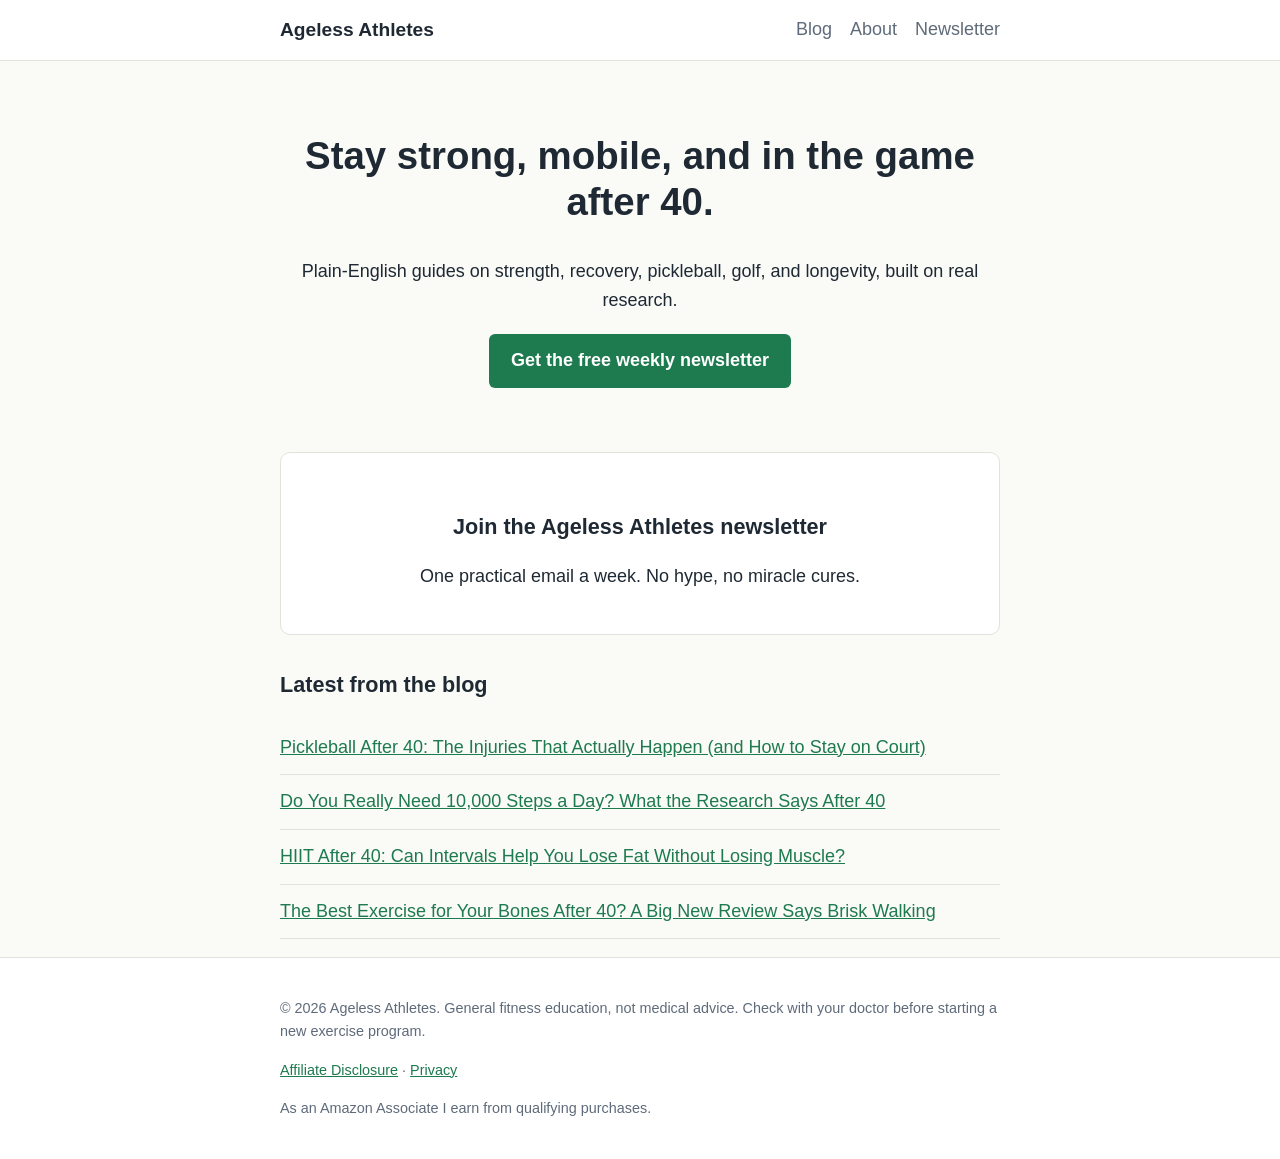
<file: index.html>
<!DOCTYPE html>
<html lang="en">
<head>
<meta charset="utf-8">
<meta name="viewport" content="width=device-width, initial-scale=1">
<title>Fitness After 40 | Ageless Athletes</title>
<link rel="stylesheet" href="/style.css">
</head>
<body>
<header class="site-header"><div class="wrap">
<a class="logo" href="/">Ageless Athletes</a>
<nav><a href="/blog/">Blog</a><a href="/about.html">About</a><a href="/#signup">Newsletter</a></nav>
</div></header>
<main class="wrap">

<section class="hero">
<h1>Stay strong, mobile, and in the game after 40.</h1>
<p>Plain-English guides on strength, recovery, pickleball, golf, and longevity, built on real research.</p>
<a class="btn" href="#signup">Get the free weekly newsletter</a>
</section>
<section id="signup" class="signup">
<h2>Join the Ageless Athletes newsletter</h2>
<p>One practical email a week. No hype, no miracle cures.</p>
<!--
  BEEHIIV EMBED GOES HERE
  1. In Beehiiv: Grow > Subscribe Forms > create/choose a form > "Get embed code".
  2. Copy the full <iframe> (or <script>) snippet Beehiiv gives you.
  3. Paste it in place of the placeholder <div> below, then commit and push.
-->
<script async src="https://subscribe-forms.beehiiv.com/v3/loader.js" data-beehiiv-form="f2b94576-f980-4a49-a758-da222e5e017f"></script>
</section>
<section>
<h2>Latest from the blog</h2>
<ul class="post-list">
<li><a href="/blog/pickleball-injuries-after-40.html">Pickleball After 40: The Injuries That Actually Happen (and How to Stay on Court)</a></li>
<li><a href="/blog/how-many-steps-after-40.html">Do You Really Need 10,000 Steps a Day? What the Research Says After 40</a></li>
<li><a href="/blog/hiit-after-40.html">HIIT After 40: Can Intervals Help You Lose Fat Without Losing Muscle?</a></li>
<li><a href="/blog/best-exercise-for-bones-after-40.html">The Best Exercise for Your Bones After 40? A Big New Review Says Brisk Walking</a></li>
</ul>
</section>
</main>
<footer class="site-footer"><div class="wrap">
<p>&copy; 2026 Ageless Athletes. General fitness education, not medical advice. Check with your doctor before starting a new exercise program.</p>
<p><a href="/affiliate-disclosure.html">Affiliate Disclosure</a> · <a href="/privacy.html">Privacy</a></p>
<p>As an Amazon Associate I earn from qualifying purchases.</p>
</div></footer>
</body>
</html>
</file>
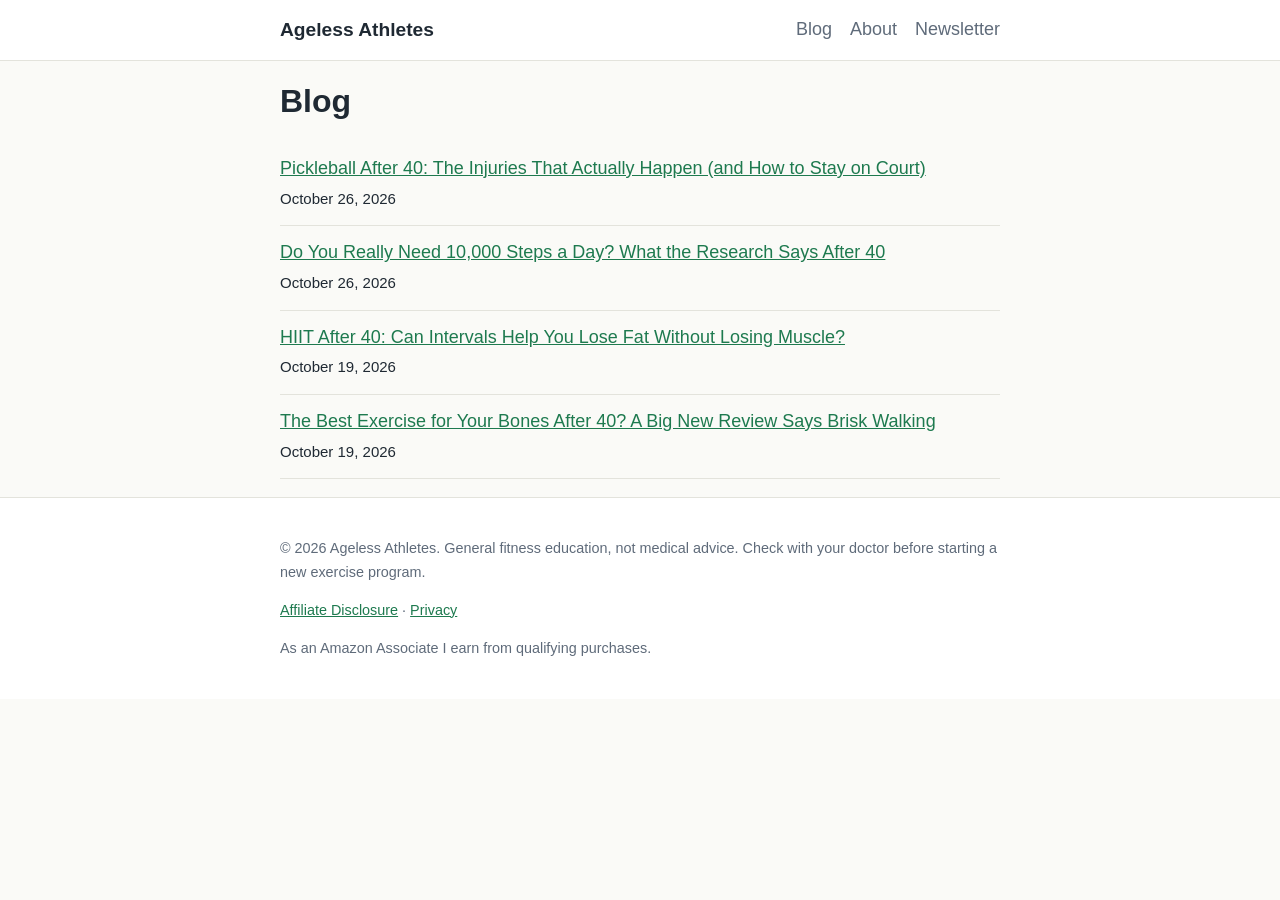
<file: blog/index.html>
<!DOCTYPE html>
<html lang="en">
<head>
<meta charset="utf-8">
<meta name="viewport" content="width=device-width, initial-scale=1">
<title>Blog | Ageless Athletes</title>
<link rel="stylesheet" href="/style.css">
</head>
<body>
<header class="site-header"><div class="wrap">
<a class="logo" href="/">Ageless Athletes</a>
<nav><a href="/blog/">Blog</a><a href="/about.html">About</a><a href="/#signup">Newsletter</a></nav>
</div></header>
<main class="wrap">
<h1>Blog</h1>
<ul class="post-list">
<li><a href="/blog/pickleball-injuries-after-40.html">Pickleball After 40: The Injuries That Actually Happen (and How to Stay on Court)</a><br><small>October 26, 2026</small></li>
<li><a href="/blog/how-many-steps-after-40.html">Do You Really Need 10,000 Steps a Day? What the Research Says After 40</a><br><small>October 26, 2026</small></li>
<li><a href="/blog/hiit-after-40.html">HIIT After 40: Can Intervals Help You Lose Fat Without Losing Muscle?</a><br><small>October 19, 2026</small></li>
<li><a href="/blog/best-exercise-for-bones-after-40.html">The Best Exercise for Your Bones After 40? A Big New Review Says Brisk Walking</a><br><small>October 19, 2026</small></li>
</ul>
</main>
<footer class="site-footer"><div class="wrap">
<p>&copy; 2026 Ageless Athletes. General fitness education, not medical advice. Check with your doctor before starting a new exercise program.</p>
<p><a href="/affiliate-disclosure.html">Affiliate Disclosure</a> · <a href="/privacy.html">Privacy</a></p>
<p>As an Amazon Associate I earn from qualifying purchases.</p>
</div></footer>
</body>
</html>
</file>
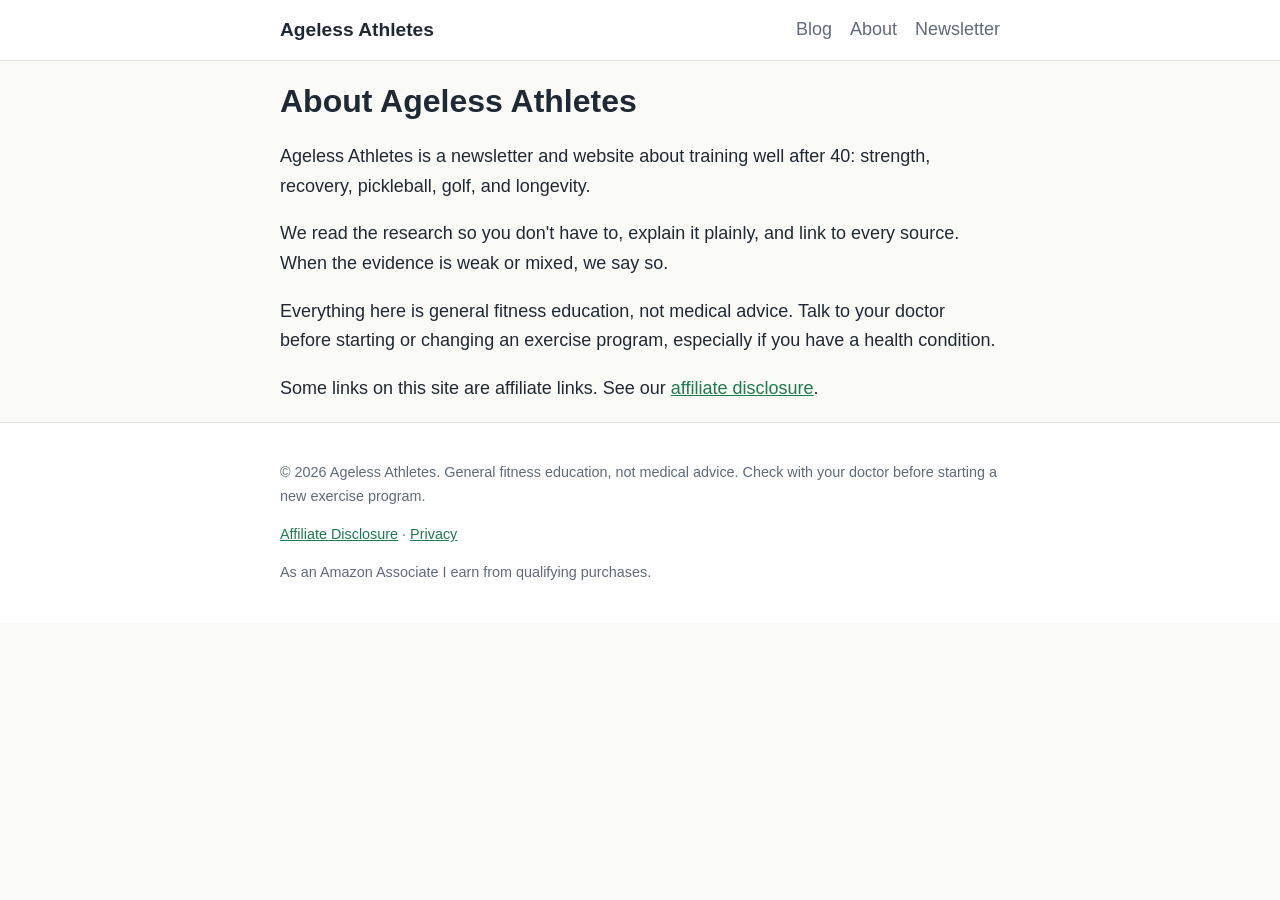
<file: about.html>
<!DOCTYPE html>
<html lang="en">
<head>
<meta charset="utf-8">
<meta name="viewport" content="width=device-width, initial-scale=1">
<title>About | Ageless Athletes</title>
<link rel="stylesheet" href="/style.css">
</head>
<body>
<header class="site-header"><div class="wrap">
<a class="logo" href="/">Ageless Athletes</a>
<nav><a href="/blog/">Blog</a><a href="/about.html">About</a><a href="/#signup">Newsletter</a></nav>
</div></header>
<main class="wrap">
<h1>About Ageless Athletes</h1>
<p>Ageless Athletes is a newsletter and website about training well after 40: strength, recovery, pickleball, golf, and longevity.</p>
<p>We read the research so you don't have to, explain it plainly, and link to every source. When the evidence is weak or mixed, we say so.</p>
<p>Everything here is general fitness education, not medical advice. Talk to your doctor before starting or changing an exercise program, especially if you have a health condition.</p>
<p>Some links on this site are affiliate links. See our <a href="/affiliate-disclosure.html">affiliate disclosure</a>.</p>
</main>
<footer class="site-footer"><div class="wrap">
<p>&copy; 2026 Ageless Athletes. General fitness education, not medical advice. Check with your doctor before starting a new exercise program.</p>
<p><a href="/affiliate-disclosure.html">Affiliate Disclosure</a> · <a href="/privacy.html">Privacy</a></p>
<p>As an Amazon Associate I earn from qualifying purchases.</p>
</div></footer>
</body>
</html>
</file>
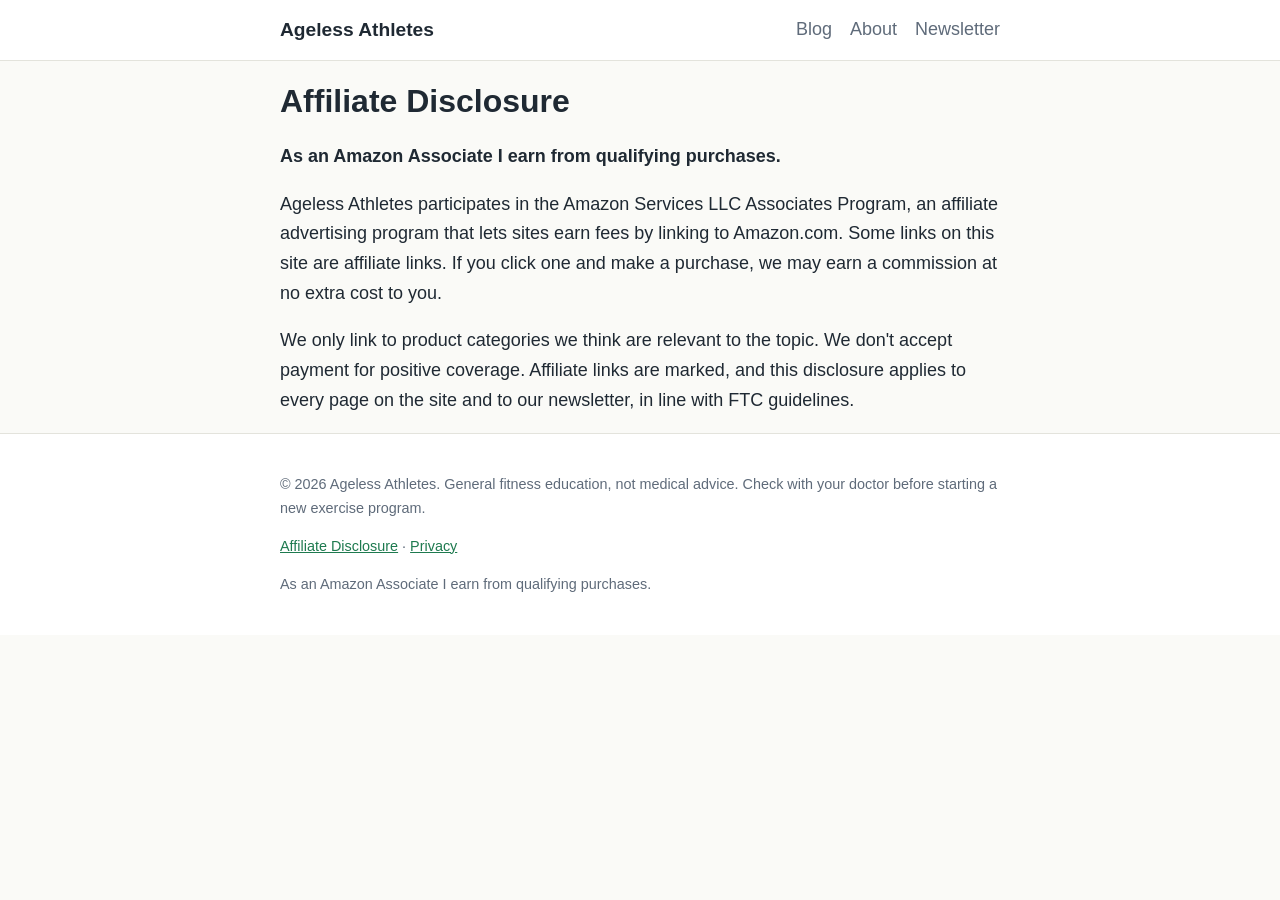
<file: affiliate-disclosure.html>
<!DOCTYPE html>
<html lang="en">
<head>
<meta charset="utf-8">
<meta name="viewport" content="width=device-width, initial-scale=1">
<title>Affiliate Disclosure | Ageless Athletes</title>
<link rel="stylesheet" href="/style.css">
</head>
<body>
<header class="site-header"><div class="wrap">
<a class="logo" href="/">Ageless Athletes</a>
<nav><a href="/blog/">Blog</a><a href="/about.html">About</a><a href="/#signup">Newsletter</a></nav>
</div></header>
<main class="wrap">
<h1>Affiliate Disclosure</h1>
<p><strong>As an Amazon Associate I earn from qualifying purchases.</strong></p>
<p>Ageless Athletes participates in the Amazon Services LLC Associates Program, an affiliate advertising program that lets sites earn fees by linking to Amazon.com. Some links on this site are affiliate links. If you click one and make a purchase, we may earn a commission at no extra cost to you.</p>
<p>We only link to product categories we think are relevant to the topic. We don't accept payment for positive coverage. Affiliate links are marked, and this disclosure applies to every page on the site and to our newsletter, in line with FTC guidelines.</p>
</main>
<footer class="site-footer"><div class="wrap">
<p>&copy; 2026 Ageless Athletes. General fitness education, not medical advice. Check with your doctor before starting a new exercise program.</p>
<p><a href="/affiliate-disclosure.html">Affiliate Disclosure</a> · <a href="/privacy.html">Privacy</a></p>
<p>As an Amazon Associate I earn from qualifying purchases.</p>
</div></footer>
</body>
</html>
</file>
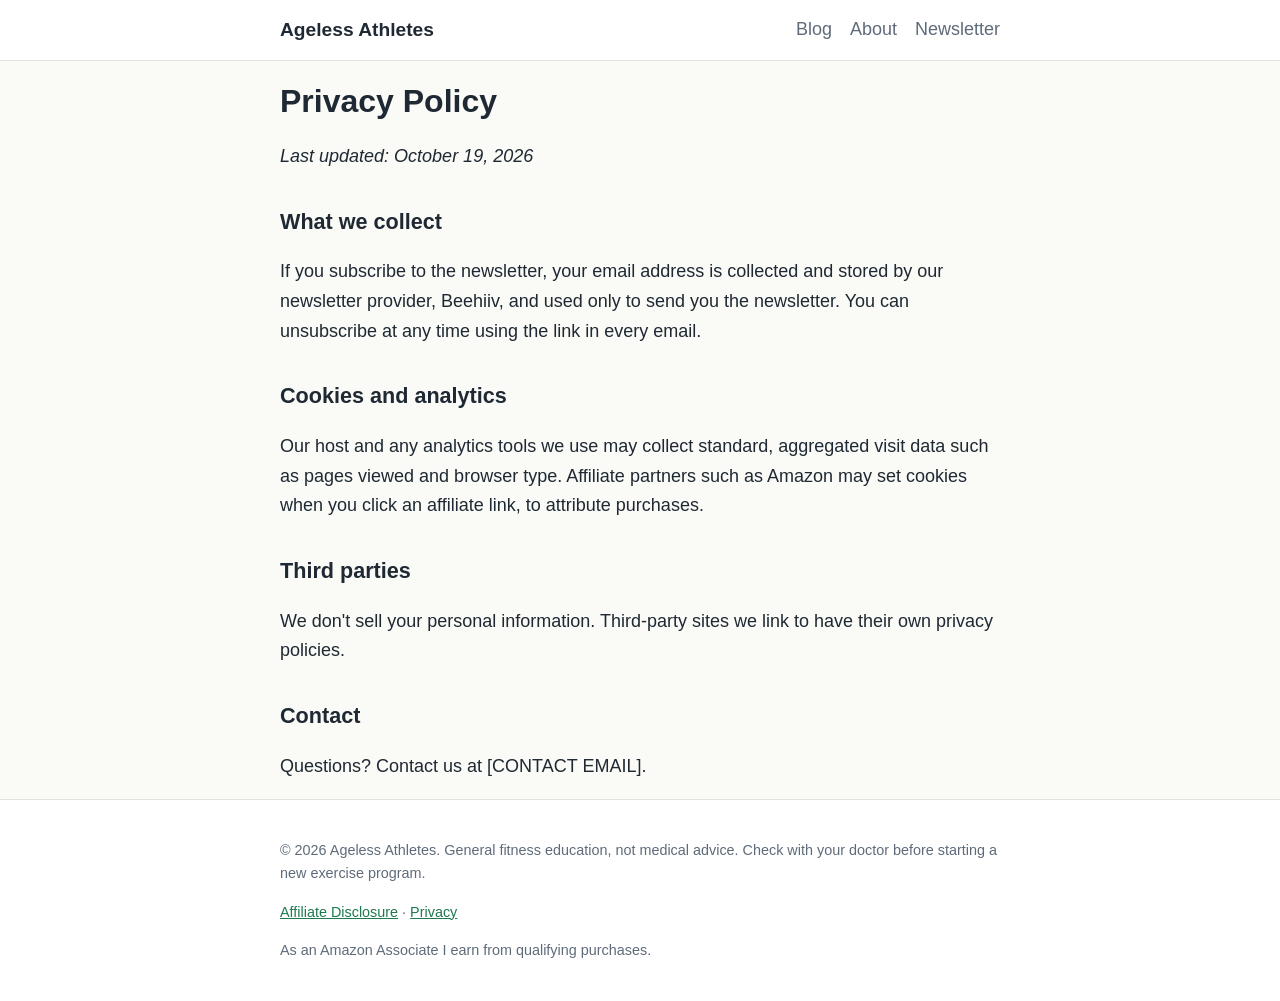
<file: privacy.html>
<!DOCTYPE html>
<html lang="en">
<head>
<meta charset="utf-8">
<meta name="viewport" content="width=device-width, initial-scale=1">
<title>Privacy Policy | Ageless Athletes</title>
<link rel="stylesheet" href="/style.css">
</head>
<body>
<header class="site-header"><div class="wrap">
<a class="logo" href="/">Ageless Athletes</a>
<nav><a href="/blog/">Blog</a><a href="/about.html">About</a><a href="/#signup">Newsletter</a></nav>
</div></header>
<main class="wrap">
<h1>Privacy Policy</h1>
<p><em>Last updated: October 19, 2026</em></p>
<h2>What we collect</h2>
<p>If you subscribe to the newsletter, your email address is collected and stored by our newsletter provider, Beehiiv, and used only to send you the newsletter. You can unsubscribe at any time using the link in every email.</p>
<h2>Cookies and analytics</h2>
<p>Our host and any analytics tools we use may collect standard, aggregated visit data such as pages viewed and browser type. Affiliate partners such as Amazon may set cookies when you click an affiliate link, to attribute purchases.</p>
<h2>Third parties</h2>
<p>We don't sell your personal information. Third-party sites we link to have their own privacy policies.</p>
<h2>Contact</h2>
<p>Questions? Contact us at [CONTACT EMAIL].</p>
</main>
<footer class="site-footer"><div class="wrap">
<p>&copy; 2026 Ageless Athletes. General fitness education, not medical advice. Check with your doctor before starting a new exercise program.</p>
<p><a href="/affiliate-disclosure.html">Affiliate Disclosure</a> · <a href="/privacy.html">Privacy</a></p>
<p>As an Amazon Associate I earn from qualifying purchases.</p>
</div></footer>
</body>
</html>
</file>
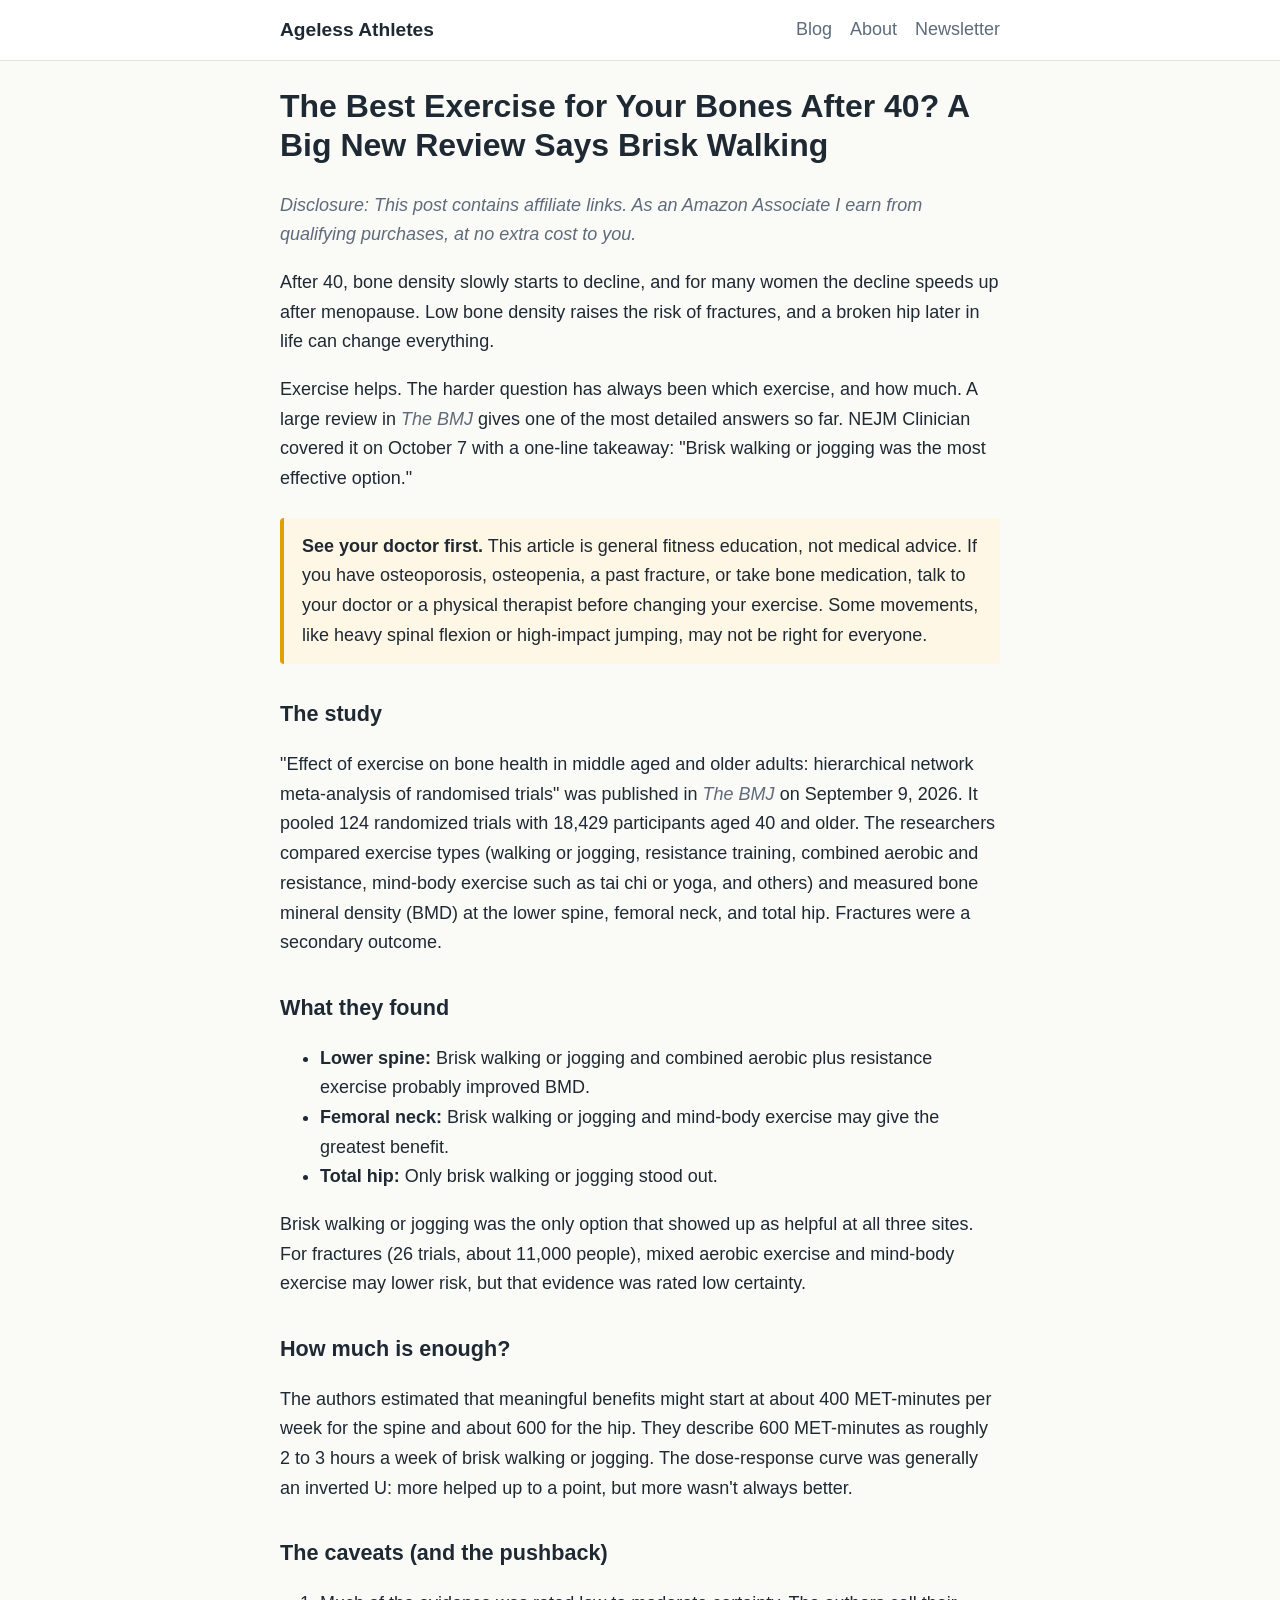
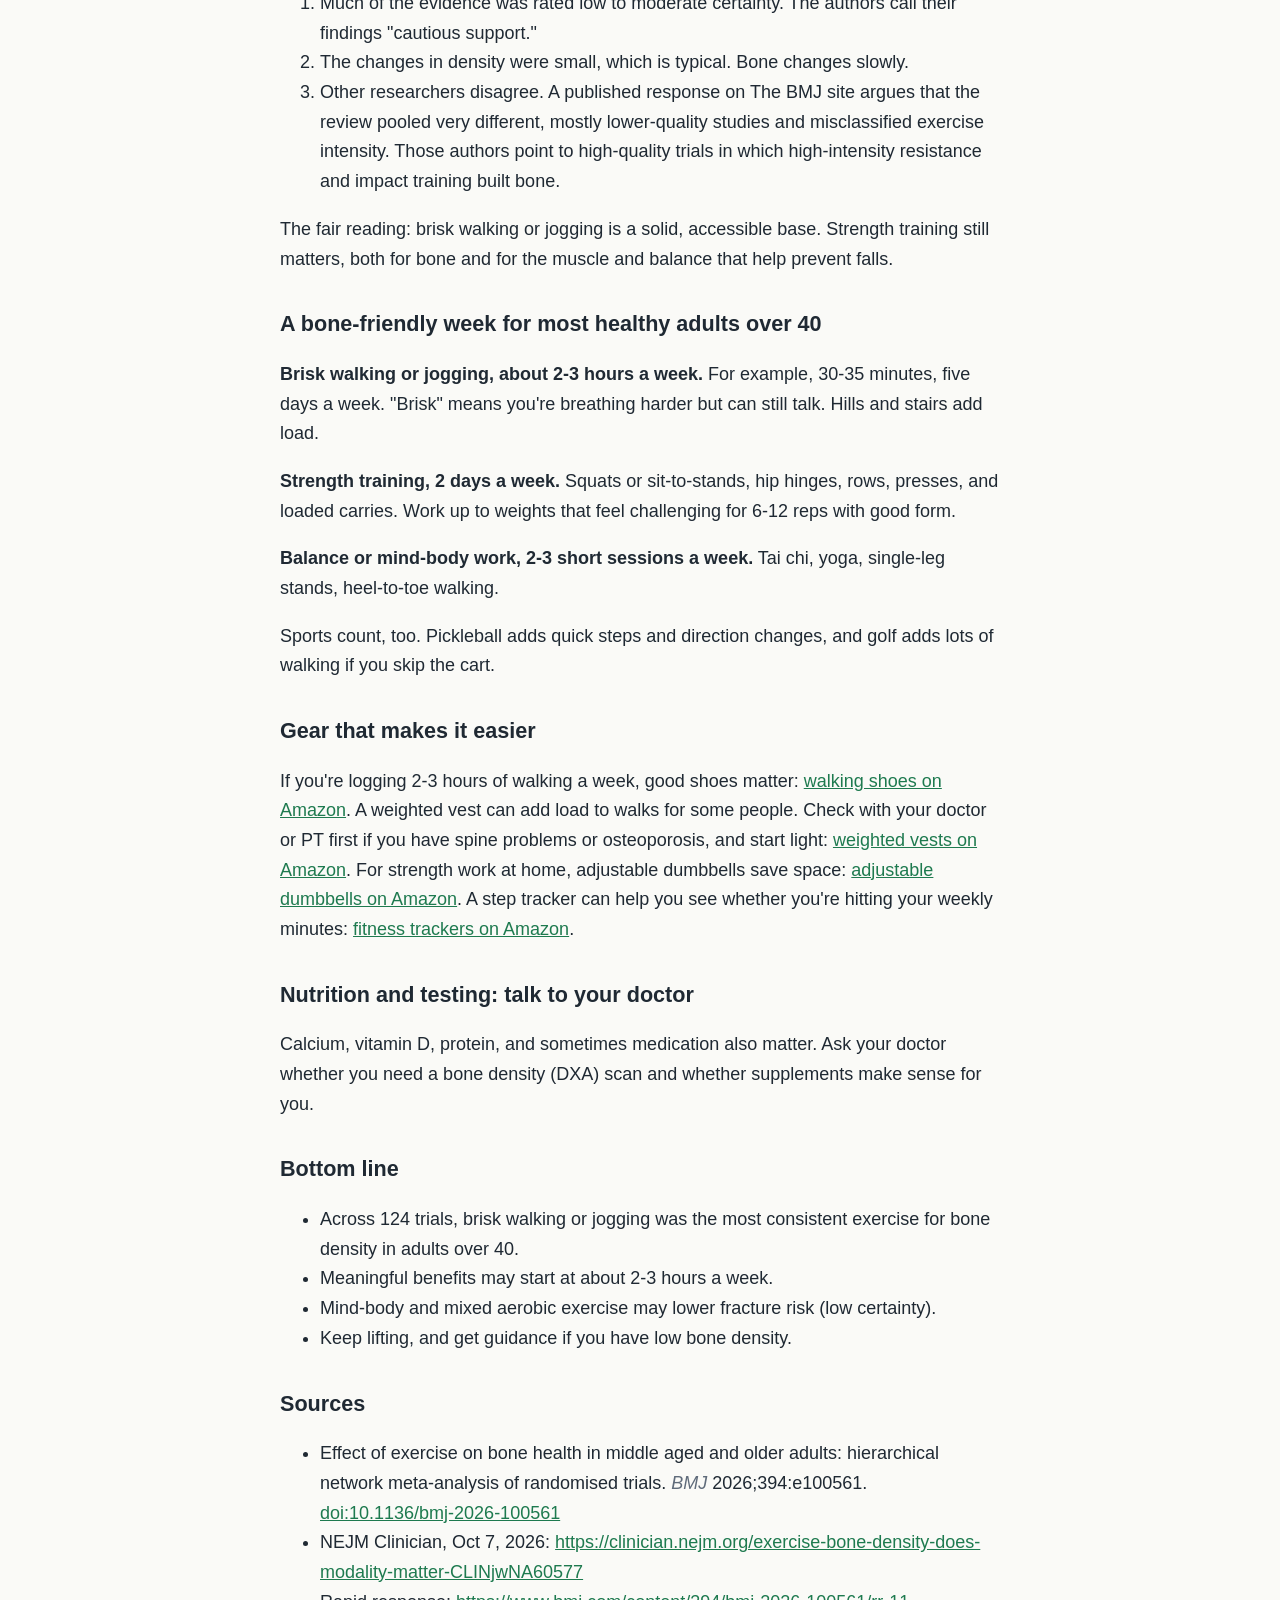
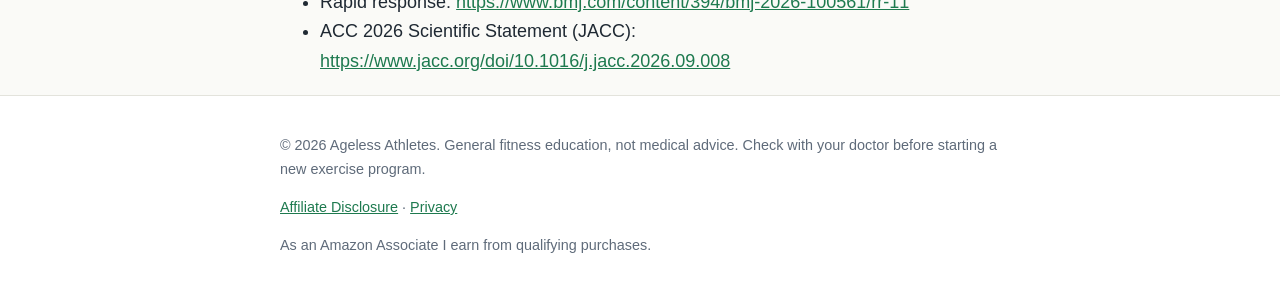
<file: blog/best-exercise-for-bones-after-40.html>
<!DOCTYPE html>
<html lang="en">
<head>
<meta charset="utf-8">
<meta name="viewport" content="width=device-width, initial-scale=1">
<title>Best Exercise for Bones After 40 | Ageless Athletes</title>
<link rel="stylesheet" href="/style.css">
</head>
<body>
<header class="site-header"><div class="wrap">
<a class="logo" href="/">Ageless Athletes</a>
<nav><a href="/blog/">Blog</a><a href="/about.html">About</a><a href="/#signup">Newsletter</a></nav>
</div></header>
<main class="wrap">
<article><h1>The Best Exercise for Your Bones After 40? A Big New Review Says Brisk Walking</h1>
<p><em>Disclosure: This post contains affiliate links. As an Amazon Associate I earn from qualifying purchases, at no extra cost to you.</em></p>
<p>After 40, bone density slowly starts to decline, and for many women the decline speeds up after menopause. Low bone density raises the risk of fractures, and a broken hip later in life can change everything.</p>
<p>Exercise helps. The harder question has always been which exercise, and how much. A large review in <em>The BMJ</em> gives one of the most detailed answers so far. NEJM Clinician covered it on October 7 with a one-line takeaway: "Brisk walking or jogging was the most effective option."</p>
<blockquote><strong>See your doctor first.</strong> This article is general fitness education, not medical advice. If you have osteoporosis, osteopenia, a past fracture, or take bone medication, talk to your doctor or a physical therapist before changing your exercise. Some movements, like heavy spinal flexion or high-impact jumping, may not be right for everyone.</blockquote>
<h2>The study</h2>
<p>"Effect of exercise on bone health in middle aged and older adults: hierarchical network meta-analysis of randomised trials" was published in <em>The BMJ</em> on September 9, 2026. It pooled 124 randomized trials with 18,429 participants aged 40 and older. The researchers compared exercise types (walking or jogging, resistance training, combined aerobic and resistance, mind-body exercise such as tai chi or yoga, and others) and measured bone mineral density (BMD) at the lower spine, femoral neck, and total hip. Fractures were a secondary outcome.</p>
<h2>What they found</h2>
<ul>
<li><strong>Lower spine:</strong> Brisk walking or jogging and combined aerobic plus resistance exercise probably improved BMD.</li>
<li><strong>Femoral neck:</strong> Brisk walking or jogging and mind-body exercise may give the greatest benefit.</li>
<li><strong>Total hip:</strong> Only brisk walking or jogging stood out.</li>
</ul>
<p>Brisk walking or jogging was the only option that showed up as helpful at all three sites. For fractures (26 trials, about 11,000 people), mixed aerobic exercise and mind-body exercise may lower risk, but that evidence was rated low certainty.</p>
<h2>How much is enough?</h2>
<p>The authors estimated that meaningful benefits might start at about 400 MET-minutes per week for the spine and about 600 for the hip. They describe 600 MET-minutes as roughly 2 to 3 hours a week of brisk walking or jogging. The dose-response curve was generally an inverted U: more helped up to a point, but more wasn't always better.</p>
<h2>The caveats (and the pushback)</h2>
<ol>
<li>Much of the evidence was rated low to moderate certainty. The authors call their findings "cautious support."</li>
<li>The changes in density were small, which is typical. Bone changes slowly.</li>
<li>Other researchers disagree. A published response on The BMJ site argues that the review pooled very different, mostly lower-quality studies and misclassified exercise intensity. Those authors point to high-quality trials in which high-intensity resistance and impact training built bone.</li>
</ol>
<p>The fair reading: brisk walking or jogging is a solid, accessible base. Strength training still matters, both for bone and for the muscle and balance that help prevent falls.</p>
<h2>A bone-friendly week for most healthy adults over 40</h2>
<p><strong>Brisk walking or jogging, about 2-3 hours a week.</strong> For example, 30-35 minutes, five days a week. "Brisk" means you're breathing harder but can still talk. Hills and stairs add load.</p>
<p><strong>Strength training, 2 days a week.</strong> Squats or sit-to-stands, hip hinges, rows, presses, and loaded carries. Work up to weights that feel challenging for 6-12 reps with good form.</p>
<p><strong>Balance or mind-body work, 2-3 short sessions a week.</strong> Tai chi, yoga, single-leg stands, heel-to-toe walking.</p>
<p>Sports count, too. Pickleball adds quick steps and direction changes, and golf adds lots of walking if you skip the cart.</p>
<h2>Gear that makes it easier</h2>
<p>If you're logging 2-3 hours of walking a week, good shoes matter: <a href="https://www.amazon.com/s?k=supportive+walking+shoes&amp;tag=totabodycons-20" rel="sponsored nofollow">walking shoes on Amazon</a>. A weighted vest can add load to walks for some people. Check with your doctor or PT first if you have spine problems or osteoporosis, and start light: <a href="https://www.amazon.com/s?k=weighted+vest&amp;tag=totabodycons-20" rel="sponsored nofollow">weighted vests on Amazon</a>. For strength work at home, adjustable dumbbells save space: <a href="https://www.amazon.com/s?k=adjustable+dumbbells&amp;tag=totabodycons-20" rel="sponsored nofollow">adjustable dumbbells on Amazon</a>. A step tracker can help you see whether you're hitting your weekly minutes: <a href="https://www.amazon.com/s?k=fitness+tracker&amp;tag=totabodycons-20" rel="sponsored nofollow">fitness trackers on Amazon</a>.</p>
<h2>Nutrition and testing: talk to your doctor</h2>
<p>Calcium, vitamin D, protein, and sometimes medication also matter. Ask your doctor whether you need a bone density (DXA) scan and whether supplements make sense for you.</p>
<h2>Bottom line</h2>
<ul><li>Across 124 trials, brisk walking or jogging was the most consistent exercise for bone density in adults over 40.</li><li>Meaningful benefits may start at about 2-3 hours a week.</li><li>Mind-body and mixed aerobic exercise may lower fracture risk (low certainty).</li><li>Keep lifting, and get guidance if you have low bone density.</li></ul>
<h2>Sources</h2>
<ul>
<li>Effect of exercise on bone health in middle aged and older adults: hierarchical network meta-analysis of randomised trials. <em>BMJ</em> 2026;394:e100561. <a href="https://doi.org/10.1136/bmj-2026-100561">doi:10.1136/bmj-2026-100561</a></li>
<li>NEJM Clinician, Oct 7, 2026: <a href="https://clinician.nejm.org/exercise-bone-density-does-modality-matter-CLINjwNA60577">https://clinician.nejm.org/exercise-bone-density-does-modality-matter-CLINjwNA60577</a></li>
<li>Rapid response: <a href="https://www.bmj.com/content/394/bmj-2026-100561/rr-11">https://www.bmj.com/content/394/bmj-2026-100561/rr-11</a></li>
<li>ACC 2026 Scientific Statement (JACC): <a href="https://www.jacc.org/doi/10.1016/j.jacc.2026.09.008">https://www.jacc.org/doi/10.1016/j.jacc.2026.09.008</a></li>
</ul>
</article>
</main>
<footer class="site-footer"><div class="wrap">
<p>&copy; 2026 Ageless Athletes. General fitness education, not medical advice. Check with your doctor before starting a new exercise program.</p>
<p><a href="/affiliate-disclosure.html">Affiliate Disclosure</a> · <a href="/privacy.html">Privacy</a></p>
<p>As an Amazon Associate I earn from qualifying purchases.</p>
</div></footer>
</body>
</html>
</file>
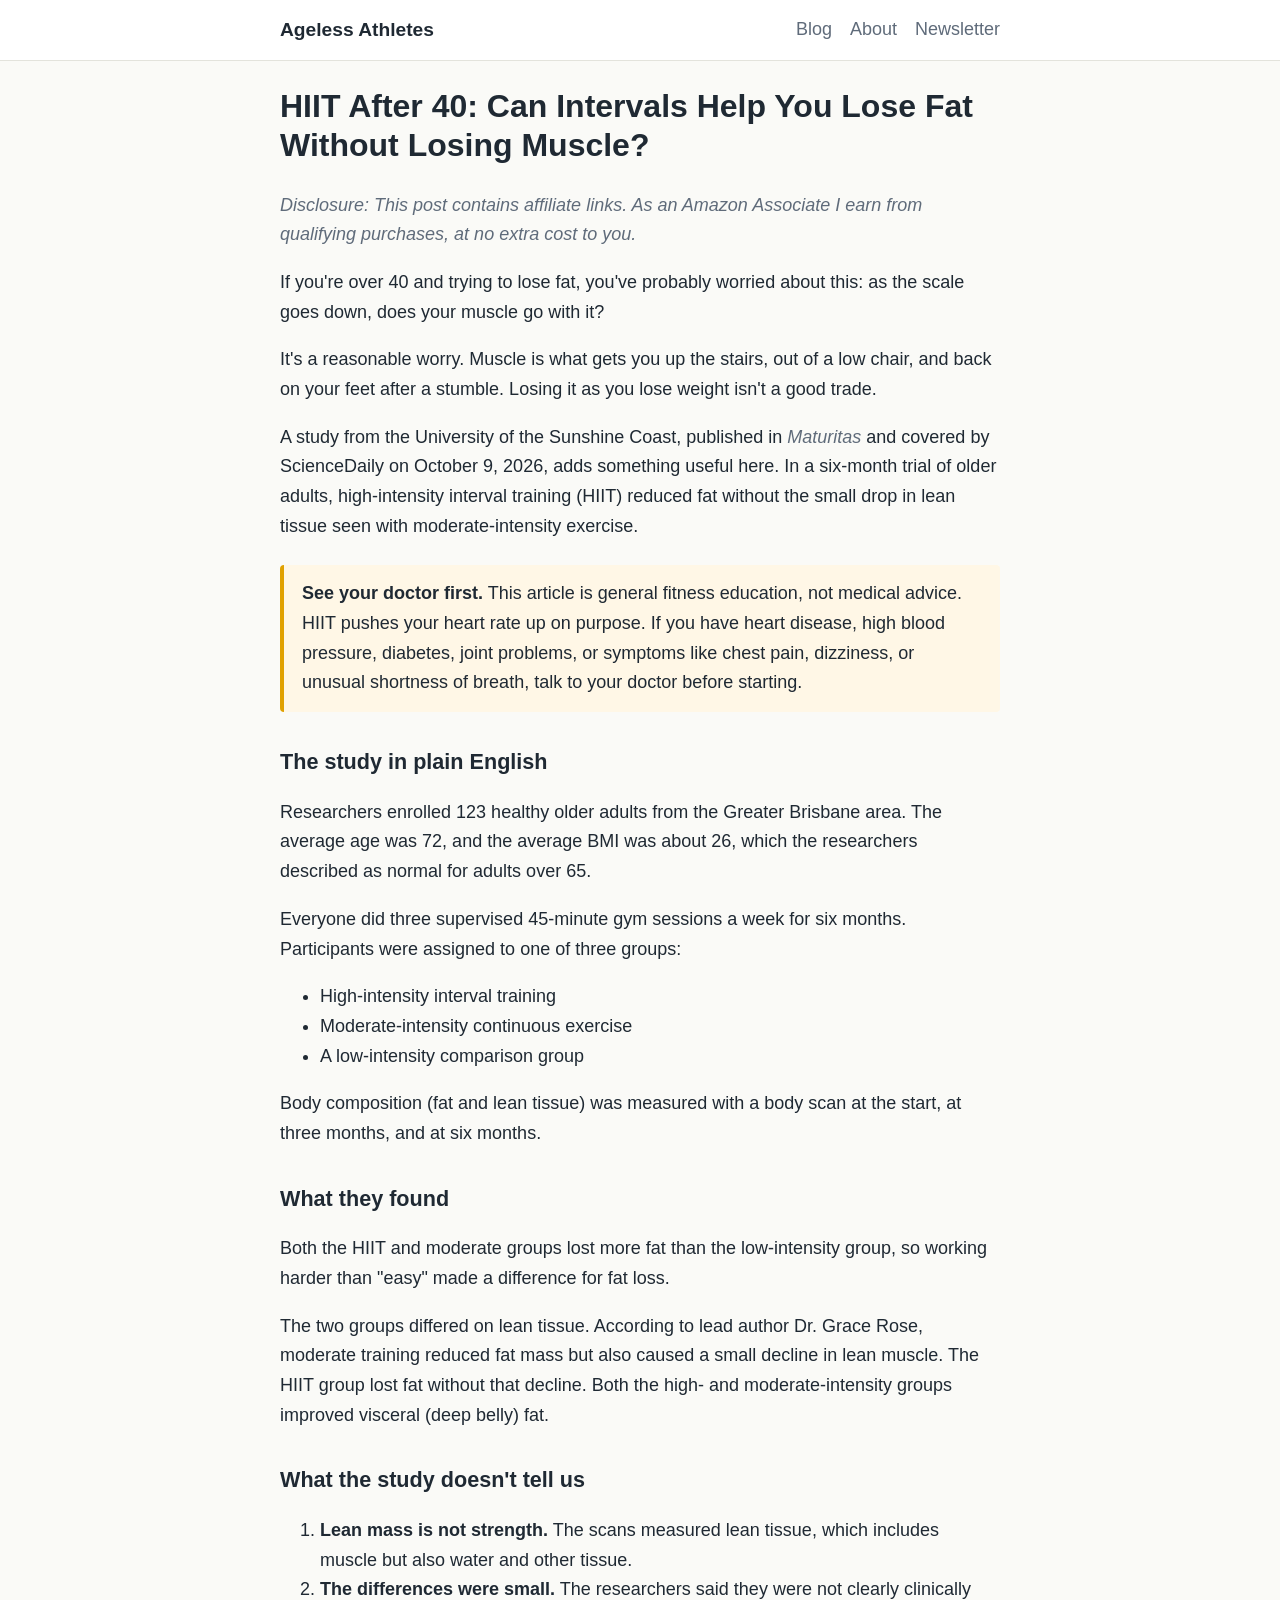
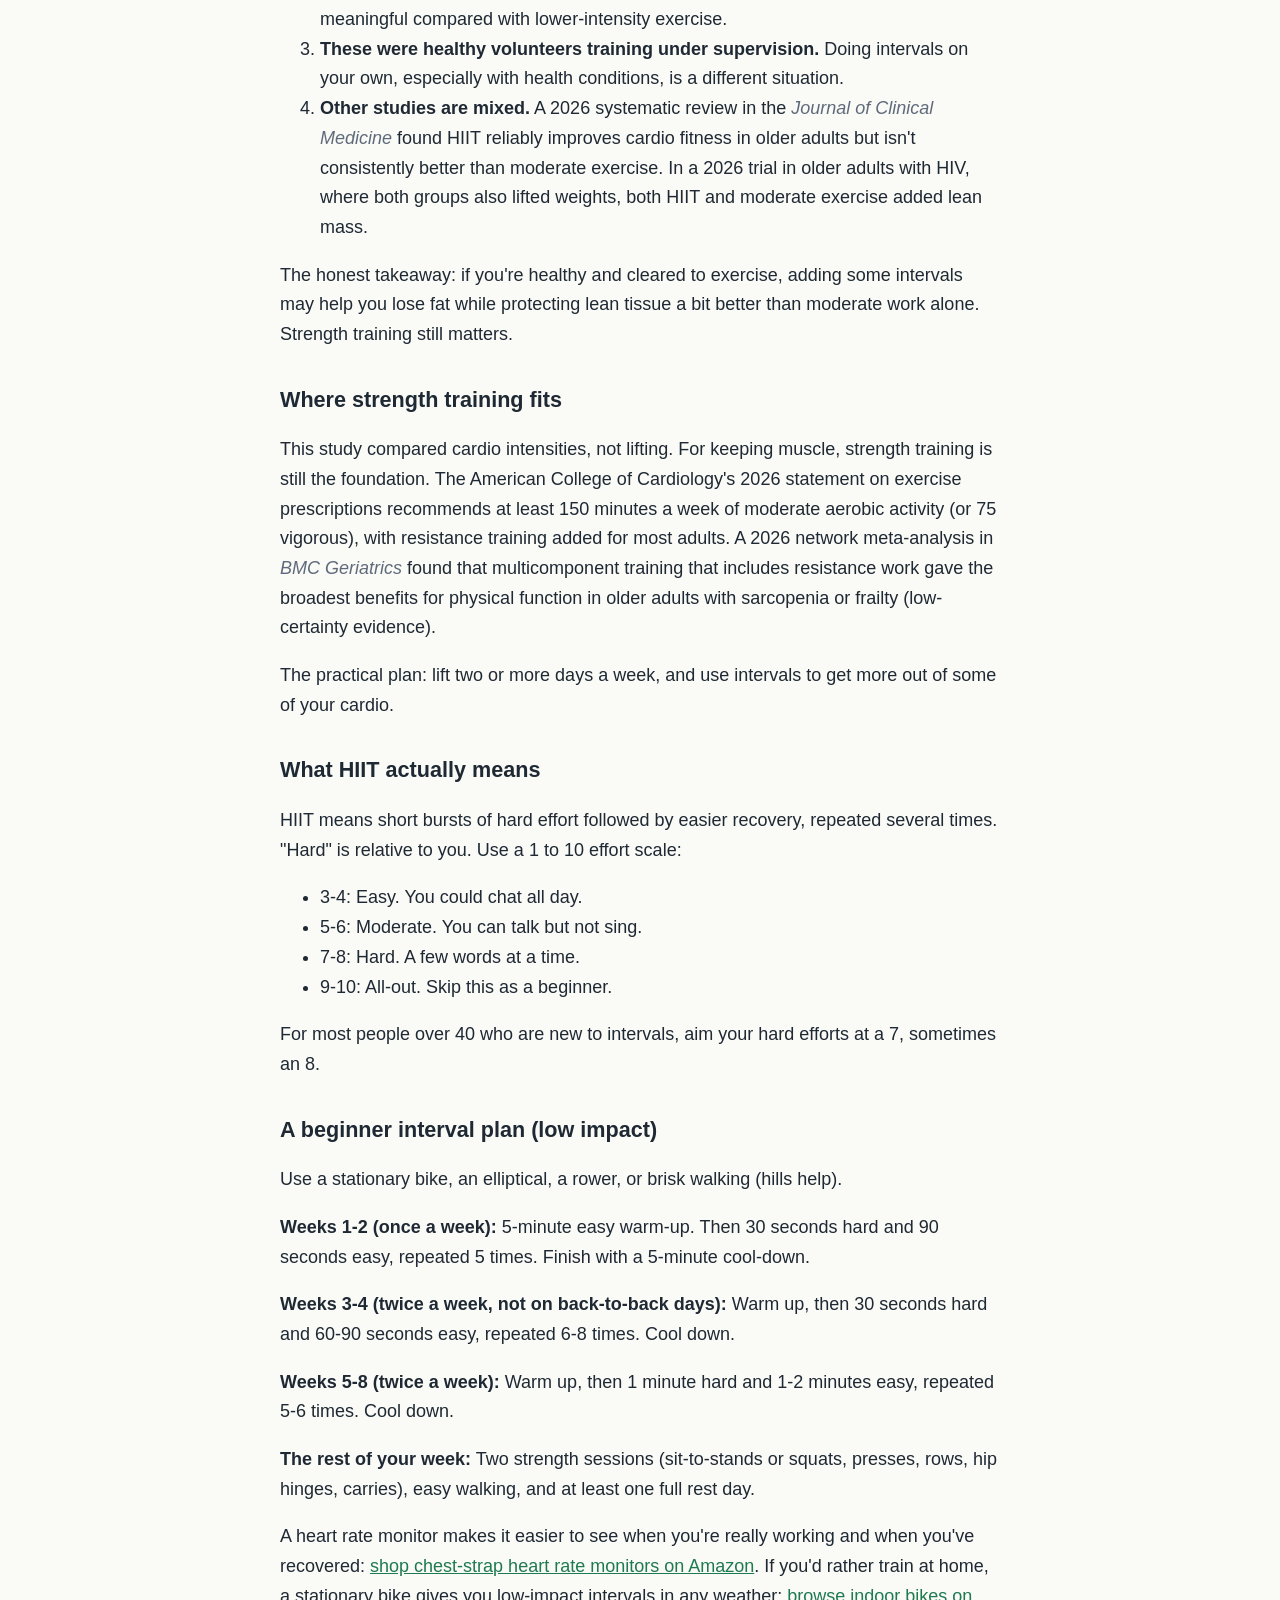
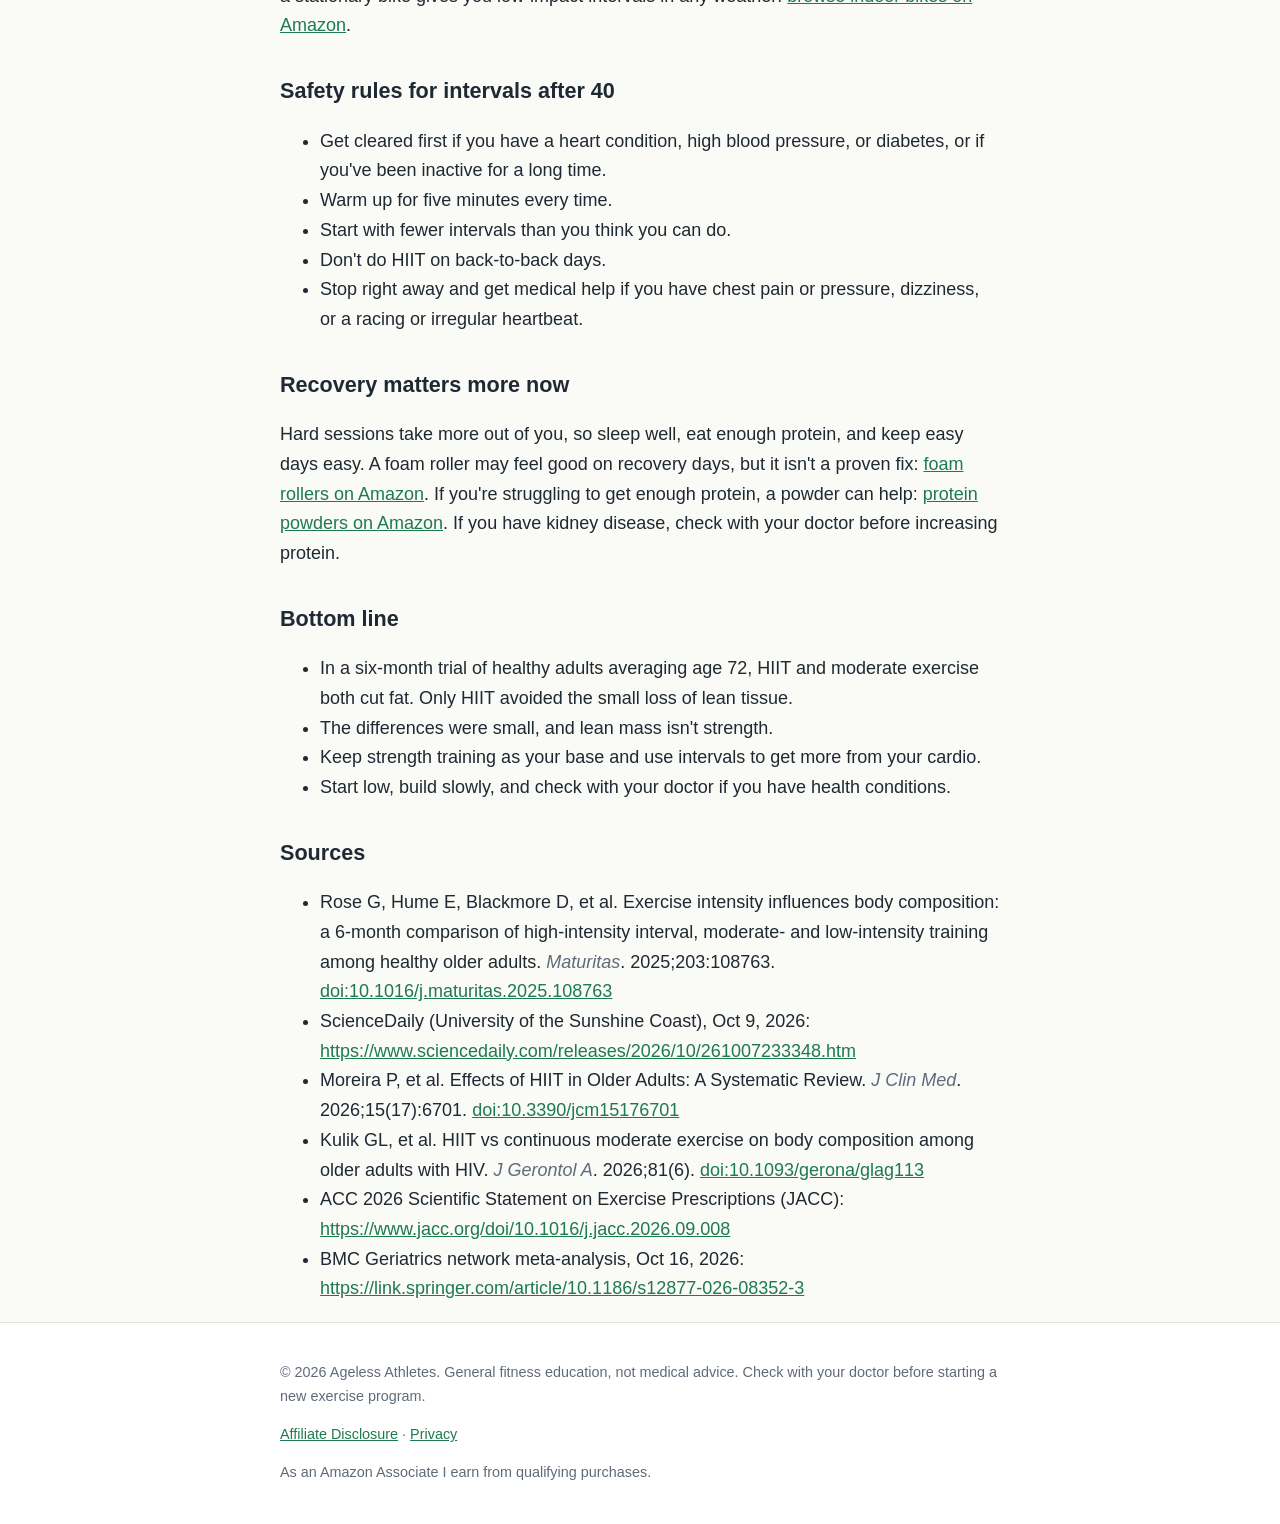
<file: blog/hiit-after-40.html>
<!DOCTYPE html>
<html lang="en">
<head>
<meta charset="utf-8">
<meta name="viewport" content="width=device-width, initial-scale=1">
<title>HIIT After 40 | Ageless Athletes</title>
<link rel="stylesheet" href="/style.css">
</head>
<body>
<header class="site-header"><div class="wrap">
<a class="logo" href="/">Ageless Athletes</a>
<nav><a href="/blog/">Blog</a><a href="/about.html">About</a><a href="/#signup">Newsletter</a></nav>
</div></header>
<main class="wrap">
<article><h1>HIIT After 40: Can Intervals Help You Lose Fat Without Losing Muscle?</h1>
<p><em>Disclosure: This post contains affiliate links. As an Amazon Associate I earn from qualifying purchases, at no extra cost to you.</em></p>
<p>If you're over 40 and trying to lose fat, you've probably worried about this: as the scale goes down, does your muscle go with it?</p>
<p>It's a reasonable worry. Muscle is what gets you up the stairs, out of a low chair, and back on your feet after a stumble. Losing it as you lose weight isn't a good trade.</p>
<p>A study from the University of the Sunshine Coast, published in <em>Maturitas</em> and covered by ScienceDaily on October 9, 2026, adds something useful here. In a six-month trial of older adults, high-intensity interval training (HIIT) reduced fat without the small drop in lean tissue seen with moderate-intensity exercise.</p>
<blockquote><strong>See your doctor first.</strong> This article is general fitness education, not medical advice. HIIT pushes your heart rate up on purpose. If you have heart disease, high blood pressure, diabetes, joint problems, or symptoms like chest pain, dizziness, or unusual shortness of breath, talk to your doctor before starting.</blockquote>
<h2>The study in plain English</h2>
<p>Researchers enrolled 123 healthy older adults from the Greater Brisbane area. The average age was 72, and the average BMI was about 26, which the researchers described as normal for adults over 65.</p>
<p>Everyone did three supervised 45-minute gym sessions a week for six months. Participants were assigned to one of three groups:</p>
<ul><li>High-intensity interval training</li><li>Moderate-intensity continuous exercise</li><li>A low-intensity comparison group</li></ul>
<p>Body composition (fat and lean tissue) was measured with a body scan at the start, at three months, and at six months.</p>
<h2>What they found</h2>
<p>Both the HIIT and moderate groups lost more fat than the low-intensity group, so working harder than "easy" made a difference for fat loss.</p>
<p>The two groups differed on lean tissue. According to lead author Dr. Grace Rose, moderate training reduced fat mass but also caused a small decline in lean muscle. The HIIT group lost fat without that decline. Both the high- and moderate-intensity groups improved visceral (deep belly) fat.</p>
<h2>What the study doesn't tell us</h2>
<ol>
<li><strong>Lean mass is not strength.</strong> The scans measured lean tissue, which includes muscle but also water and other tissue.</li>
<li><strong>The differences were small.</strong> The researchers said they were not clearly clinically meaningful compared with lower-intensity exercise.</li>
<li><strong>These were healthy volunteers training under supervision.</strong> Doing intervals on your own, especially with health conditions, is a different situation.</li>
<li><strong>Other studies are mixed.</strong> A 2026 systematic review in the <em>Journal of Clinical Medicine</em> found HIIT reliably improves cardio fitness in older adults but isn't consistently better than moderate exercise. In a 2026 trial in older adults with HIV, where both groups also lifted weights, both HIIT and moderate exercise added lean mass.</li>
</ol>
<p>The honest takeaway: if you're healthy and cleared to exercise, adding some intervals may help you lose fat while protecting lean tissue a bit better than moderate work alone. Strength training still matters.</p>
<h2>Where strength training fits</h2>
<p>This study compared cardio intensities, not lifting. For keeping muscle, strength training is still the foundation. The American College of Cardiology's 2026 statement on exercise prescriptions recommends at least 150 minutes a week of moderate aerobic activity (or 75 vigorous), with resistance training added for most adults. A 2026 network meta-analysis in <em>BMC Geriatrics</em> found that multicomponent training that includes resistance work gave the broadest benefits for physical function in older adults with sarcopenia or frailty (low-certainty evidence).</p>
<p>The practical plan: lift two or more days a week, and use intervals to get more out of some of your cardio.</p>
<h2>What HIIT actually means</h2>
<p>HIIT means short bursts of hard effort followed by easier recovery, repeated several times. "Hard" is relative to you. Use a 1 to 10 effort scale:</p>
<ul><li>3-4: Easy. You could chat all day.</li><li>5-6: Moderate. You can talk but not sing.</li><li>7-8: Hard. A few words at a time.</li><li>9-10: All-out. Skip this as a beginner.</li></ul>
<p>For most people over 40 who are new to intervals, aim your hard efforts at a 7, sometimes an 8.</p>
<h2>A beginner interval plan (low impact)</h2>
<p>Use a stationary bike, an elliptical, a rower, or brisk walking (hills help).</p>
<p><strong>Weeks 1-2 (once a week):</strong> 5-minute easy warm-up. Then 30 seconds hard and 90 seconds easy, repeated 5 times. Finish with a 5-minute cool-down.</p>
<p><strong>Weeks 3-4 (twice a week, not on back-to-back days):</strong> Warm up, then 30 seconds hard and 60-90 seconds easy, repeated 6-8 times. Cool down.</p>
<p><strong>Weeks 5-8 (twice a week):</strong> Warm up, then 1 minute hard and 1-2 minutes easy, repeated 5-6 times. Cool down.</p>
<p><strong>The rest of your week:</strong> Two strength sessions (sit-to-stands or squats, presses, rows, hip hinges, carries), easy walking, and at least one full rest day.</p>
<p>A heart rate monitor makes it easier to see when you're really working and when you've recovered: <a href="https://www.amazon.com/s?k=chest+strap+heart+rate+monitor&amp;tag=totabodycons-20" rel="sponsored nofollow">shop chest-strap heart rate monitors on Amazon</a>. If you'd rather train at home, a stationary bike gives you low-impact intervals in any weather: <a href="https://www.amazon.com/s?k=stationary+exercise+bike&amp;tag=totabodycons-20" rel="sponsored nofollow">browse indoor bikes on Amazon</a>.</p>
<h2>Safety rules for intervals after 40</h2>
<ul><li>Get cleared first if you have a heart condition, high blood pressure, or diabetes, or if you've been inactive for a long time.</li><li>Warm up for five minutes every time.</li><li>Start with fewer intervals than you think you can do.</li><li>Don't do HIIT on back-to-back days.</li><li>Stop right away and get medical help if you have chest pain or pressure, dizziness, or a racing or irregular heartbeat.</li></ul>
<h2>Recovery matters more now</h2>
<p>Hard sessions take more out of you, so sleep well, eat enough protein, and keep easy days easy. A foam roller may feel good on recovery days, but it isn't a proven fix: <a href="https://www.amazon.com/s?k=foam+roller&amp;tag=totabodycons-20" rel="sponsored nofollow">foam rollers on Amazon</a>. If you're struggling to get enough protein, a powder can help: <a href="https://www.amazon.com/s?k=protein+powder&amp;tag=totabodycons-20" rel="sponsored nofollow">protein powders on Amazon</a>. If you have kidney disease, check with your doctor before increasing protein.</p>
<h2>Bottom line</h2>
<ul><li>In a six-month trial of healthy adults averaging age 72, HIIT and moderate exercise both cut fat. Only HIIT avoided the small loss of lean tissue.</li><li>The differences were small, and lean mass isn't strength.</li><li>Keep strength training as your base and use intervals to get more from your cardio.</li><li>Start low, build slowly, and check with your doctor if you have health conditions.</li></ul>
<h2>Sources</h2>
<ul>
<li>Rose G, Hume E, Blackmore D, et al. Exercise intensity influences body composition: a 6-month comparison of high-intensity interval, moderate- and low-intensity training among healthy older adults. <em>Maturitas</em>. 2025;203:108763. <a href="https://doi.org/10.1016/j.maturitas.2025.108763">doi:10.1016/j.maturitas.2025.108763</a></li>
<li>ScienceDaily (University of the Sunshine Coast), Oct 9, 2026: <a href="https://www.sciencedaily.com/releases/2026/10/261007233348.htm">https://www.sciencedaily.com/releases/2026/10/261007233348.htm</a></li>
<li>Moreira P, et al. Effects of HIIT in Older Adults: A Systematic Review. <em>J Clin Med</em>. 2026;15(17):6701. <a href="https://doi.org/10.3390/jcm15176701">doi:10.3390/jcm15176701</a></li>
<li>Kulik GL, et al. HIIT vs continuous moderate exercise on body composition among older adults with HIV. <em>J Gerontol A</em>. 2026;81(6). <a href="https://doi.org/10.1093/gerona/glag113">doi:10.1093/gerona/glag113</a></li>
<li>ACC 2026 Scientific Statement on Exercise Prescriptions (JACC): <a href="https://www.jacc.org/doi/10.1016/j.jacc.2026.09.008">https://www.jacc.org/doi/10.1016/j.jacc.2026.09.008</a></li>
<li>BMC Geriatrics network meta-analysis, Oct 16, 2026: <a href="https://link.springer.com/article/10.1186/s12877-026-08352-3">https://link.springer.com/article/10.1186/s12877-026-08352-3</a></li>
</ul>
</article>
</main>
<footer class="site-footer"><div class="wrap">
<p>&copy; 2026 Ageless Athletes. General fitness education, not medical advice. Check with your doctor before starting a new exercise program.</p>
<p><a href="/affiliate-disclosure.html">Affiliate Disclosure</a> · <a href="/privacy.html">Privacy</a></p>
<p>As an Amazon Associate I earn from qualifying purchases.</p>
</div></footer>
</body>
</html>
</file>
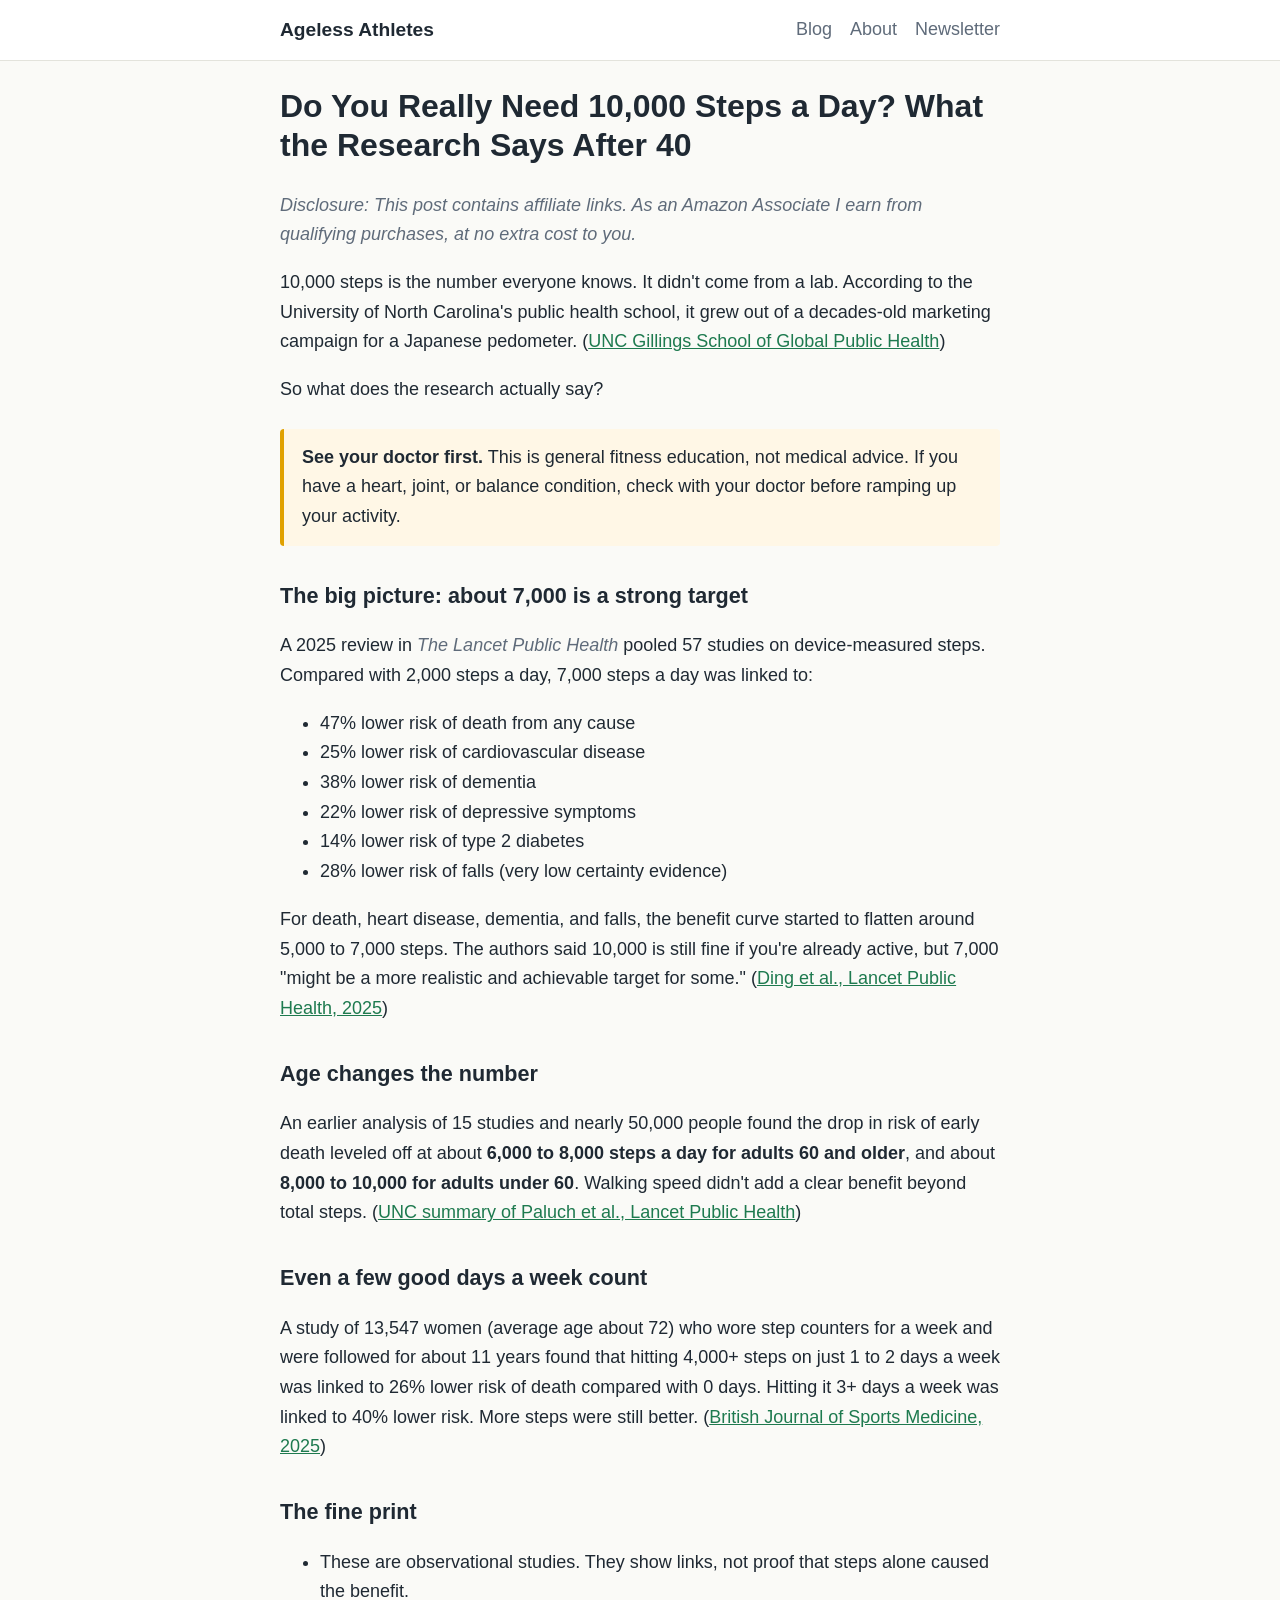
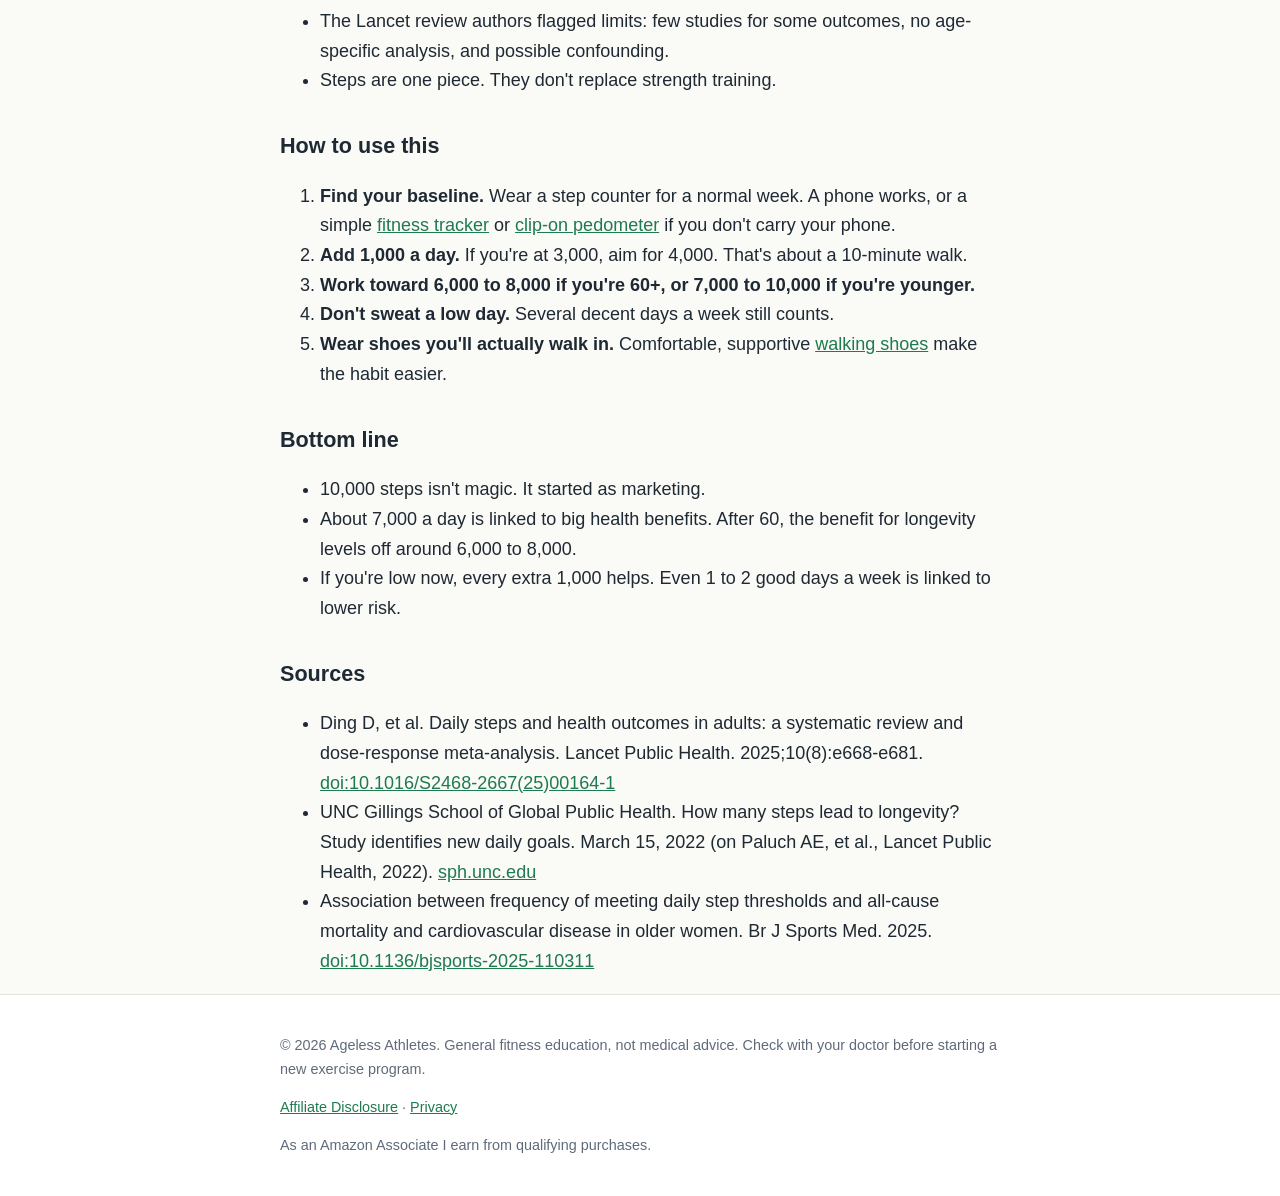
<file: blog/how-many-steps-after-40.html>
<!DOCTYPE html>
<html lang="en">
<head>
<meta charset="utf-8">
<meta name="viewport" content="width=device-width, initial-scale=1">
<title>Do You Really Need 10,000 Steps a Day? What the Research Says After 40 | Ageless Athletes</title>
<link rel="stylesheet" href="/style.css">
</head>
<body>
<header class="site-header"><div class="wrap">
<a class="logo" href="/">Ageless Athletes</a>
<nav><a href="/blog/">Blog</a><a href="/about.html">About</a><a href="/#signup">Newsletter</a></nav>
</div></header>
<main class="wrap">
<article>
<h1>Do You Really Need 10,000 Steps a Day? What the Research Says After 40</h1>
<p><em>Disclosure: This post contains affiliate links. As an Amazon Associate I earn from qualifying purchases, at no extra cost to you.</em></p>

<p>10,000 steps is the number everyone knows. It didn't come from a lab. According to the University of North Carolina's public health school, it grew out of a decades-old marketing campaign for a Japanese pedometer. (<a href="https://sph.unc.edu/sph-news/how-many-steps-lead-to-longevity-study-identifies-new-daily-goals/">UNC Gillings School of Global Public Health</a>)</p>
<p>So what does the research actually say?</p>

<blockquote><strong>See your doctor first.</strong> This is general fitness education, not medical advice. If you have a heart, joint, or balance condition, check with your doctor before ramping up your activity.</blockquote>

<h2>The big picture: about 7,000 is a strong target</h2>
<p>A 2025 review in <em>The Lancet Public Health</em> pooled 57 studies on device-measured steps. Compared with 2,000 steps a day, 7,000 steps a day was linked to:</p>
<ul>
<li>47% lower risk of death from any cause</li>
<li>25% lower risk of cardiovascular disease</li>
<li>38% lower risk of dementia</li>
<li>22% lower risk of depressive symptoms</li>
<li>14% lower risk of type 2 diabetes</li>
<li>28% lower risk of falls (very low certainty evidence)</li>
</ul>
<p>For death, heart disease, dementia, and falls, the benefit curve started to flatten around 5,000 to 7,000 steps. The authors said 10,000 is still fine if you're already active, but 7,000 "might be a more realistic and achievable target for some." (<a href="https://doi.org/10.1016/S2468-2667(25)00164-1">Ding et al., Lancet Public Health, 2025</a>)</p>

<h2>Age changes the number</h2>
<p>An earlier analysis of 15 studies and nearly 50,000 people found the drop in risk of early death leveled off at about <strong>6,000 to 8,000 steps a day for adults 60 and older</strong>, and about <strong>8,000 to 10,000 for adults under 60</strong>. Walking speed didn't add a clear benefit beyond total steps. (<a href="https://sph.unc.edu/sph-news/how-many-steps-lead-to-longevity-study-identifies-new-daily-goals/">UNC summary of Paluch et al., Lancet Public Health</a>)</p>

<h2>Even a few good days a week count</h2>
<p>A study of 13,547 women (average age about 72) who wore step counters for a week and were followed for about 11 years found that hitting 4,000+ steps on just 1 to 2 days a week was linked to 26% lower risk of death compared with 0 days. Hitting it 3+ days a week was linked to 40% lower risk. More steps were still better. (<a href="https://doi.org/10.1136/bjsports-2025-110311">British Journal of Sports Medicine, 2025</a>)</p>

<h2>The fine print</h2>
<ul>
<li>These are observational studies. They show links, not proof that steps alone caused the benefit.</li>
<li>The Lancet review authors flagged limits: few studies for some outcomes, no age-specific analysis, and possible confounding.</li>
<li>Steps are one piece. They don't replace strength training.</li>
</ul>

<h2>How to use this</h2>
<ol>
<li><strong>Find your baseline.</strong> Wear a step counter for a normal week. A phone works, or a simple <a href="https://www.amazon.com/s?k=fitness+tracker+step+counter&amp;tag=totabodycons-20" rel="sponsored nofollow">fitness tracker</a> or <a href="https://www.amazon.com/s?k=clip+on+pedometer&amp;tag=totabodycons-20" rel="sponsored nofollow">clip-on pedometer</a> if you don't carry your phone.</li>
<li><strong>Add 1,000 a day.</strong> If you're at 3,000, aim for 4,000. That's about a 10-minute walk.</li>
<li><strong>Work toward 6,000 to 8,000 if you're 60+, or 7,000 to 10,000 if you're younger.</strong></li>
<li><strong>Don't sweat a low day.</strong> Several decent days a week still counts.</li>
<li><strong>Wear shoes you'll actually walk in.</strong> Comfortable, supportive <a href="https://www.amazon.com/s?k=walking+shoes+supportive&amp;tag=totabodycons-20" rel="sponsored nofollow">walking shoes</a> make the habit easier.</li>
</ol>

<h2>Bottom line</h2>
<ul>
<li>10,000 steps isn't magic. It started as marketing.</li>
<li>About 7,000 a day is linked to big health benefits. After 60, the benefit for longevity levels off around 6,000 to 8,000.</li>
<li>If you're low now, every extra 1,000 helps. Even 1 to 2 good days a week is linked to lower risk.</li>
</ul>

<h2>Sources</h2>
<ul>
<li>Ding D, et al. Daily steps and health outcomes in adults: a systematic review and dose-response meta-analysis. Lancet Public Health. 2025;10(8):e668-e681. <a href="https://doi.org/10.1016/S2468-2667(25)00164-1">doi:10.1016/S2468-2667(25)00164-1</a></li>
<li>UNC Gillings School of Global Public Health. How many steps lead to longevity? Study identifies new daily goals. March 15, 2022 (on Paluch AE, et al., Lancet Public Health, 2022). <a href="https://sph.unc.edu/sph-news/how-many-steps-lead-to-longevity-study-identifies-new-daily-goals/">sph.unc.edu</a></li>
<li>Association between frequency of meeting daily step thresholds and all-cause mortality and cardiovascular disease in older women. Br J Sports Med. 2025. <a href="https://doi.org/10.1136/bjsports-2025-110311">doi:10.1136/bjsports-2025-110311</a></li>
</ul>
</article>
</main>
<footer class="site-footer"><div class="wrap">
<p>&copy; 2026 Ageless Athletes. General fitness education, not medical advice. Check with your doctor before starting a new exercise program.</p>
<p><a href="/affiliate-disclosure.html">Affiliate Disclosure</a> · <a href="/privacy.html">Privacy</a></p>
<p>As an Amazon Associate I earn from qualifying purchases.</p>
</div></footer>
</body>
</html>
</file>
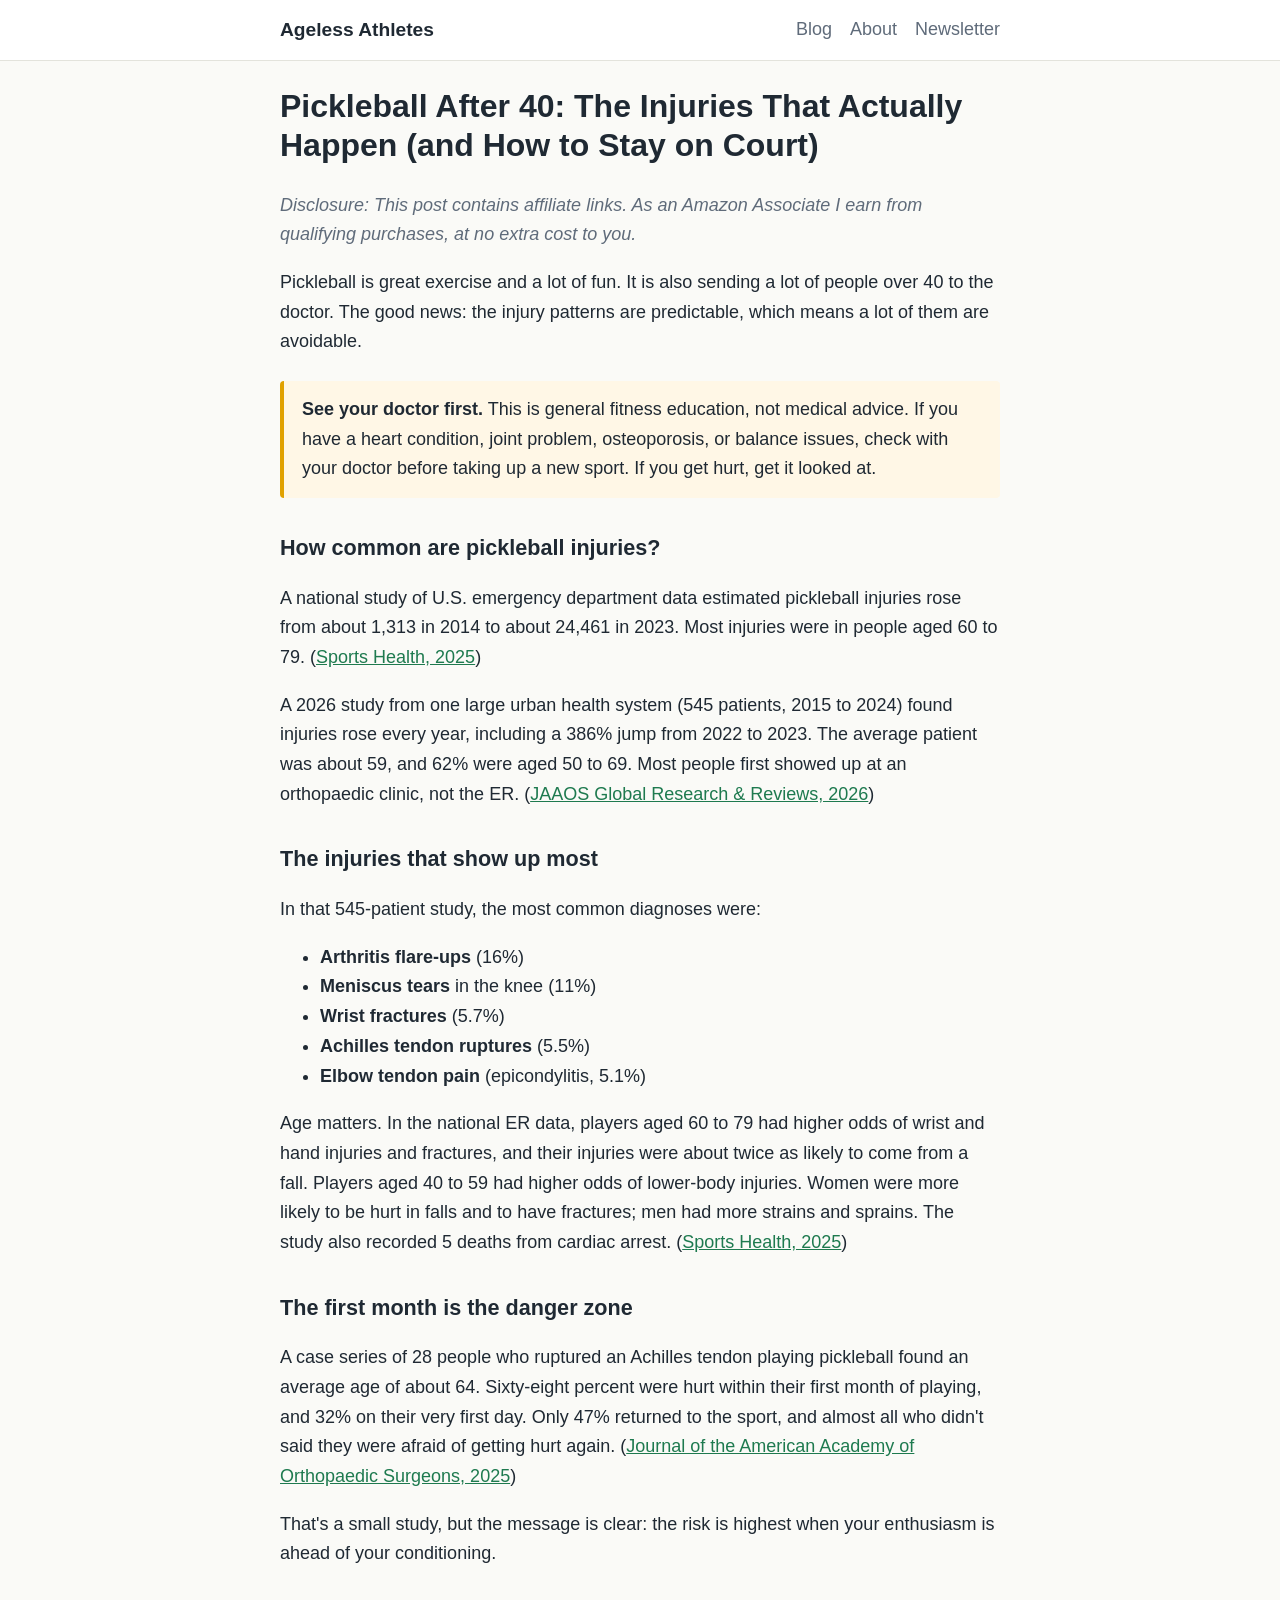
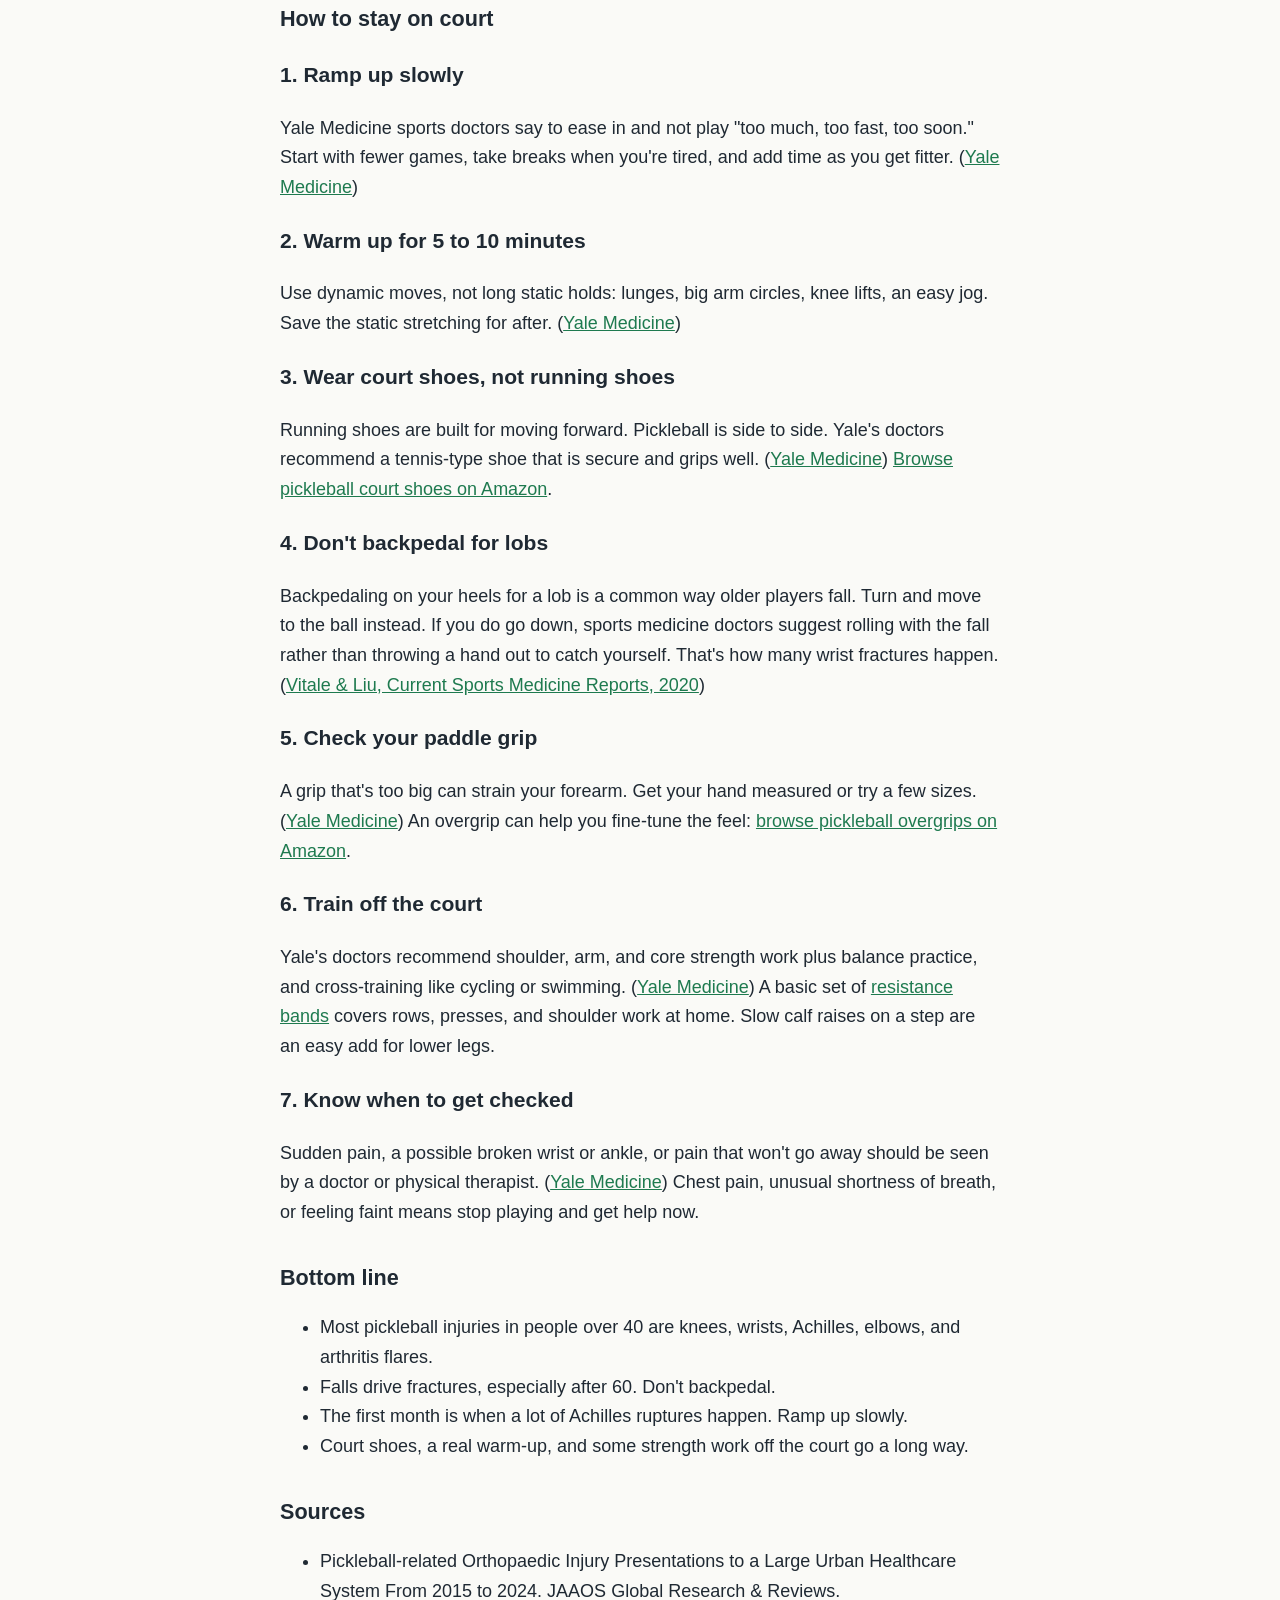
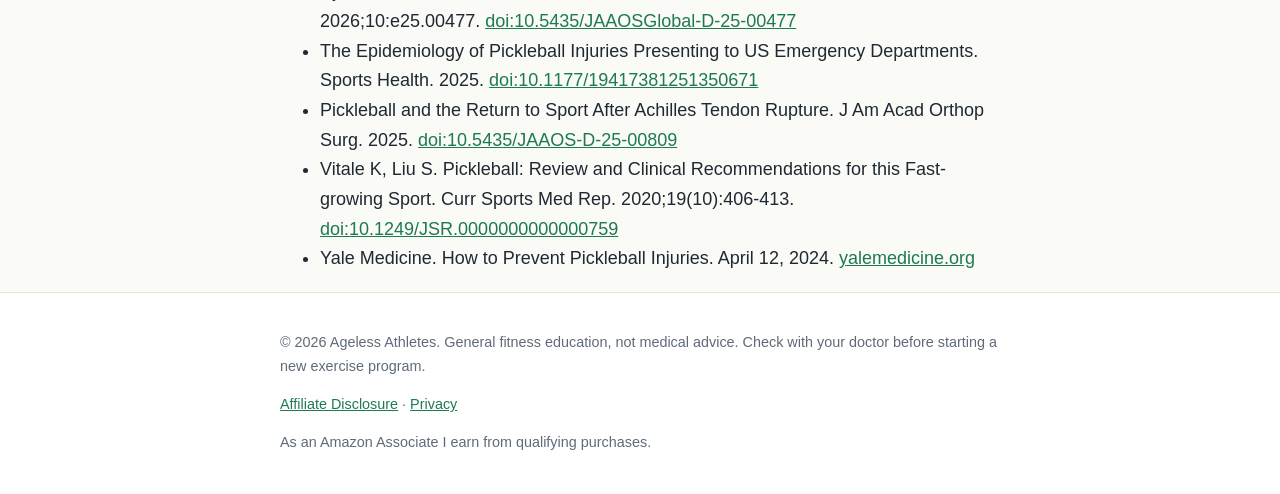
<file: blog/pickleball-injuries-after-40.html>
<!DOCTYPE html>
<html lang="en">
<head>
<meta charset="utf-8">
<meta name="viewport" content="width=device-width, initial-scale=1">
<title>Pickleball After 40: The Injuries That Actually Happen (and How to Stay on Court) | Ageless Athletes</title>
<link rel="stylesheet" href="/style.css">
</head>
<body>
<header class="site-header"><div class="wrap">
<a class="logo" href="/">Ageless Athletes</a>
<nav><a href="/blog/">Blog</a><a href="/about.html">About</a><a href="/#signup">Newsletter</a></nav>
</div></header>
<main class="wrap">
<article>
<h1>Pickleball After 40: The Injuries That Actually Happen (and How to Stay on Court)</h1>
<p><em>Disclosure: This post contains affiliate links. As an Amazon Associate I earn from qualifying purchases, at no extra cost to you.</em></p>

<p>Pickleball is great exercise and a lot of fun. It is also sending a lot of people over 40 to the doctor. The good news: the injury patterns are predictable, which means a lot of them are avoidable.</p>

<blockquote><strong>See your doctor first.</strong> This is general fitness education, not medical advice. If you have a heart condition, joint problem, osteoporosis, or balance issues, check with your doctor before taking up a new sport. If you get hurt, get it looked at.</blockquote>

<h2>How common are pickleball injuries?</h2>
<p>A national study of U.S. emergency department data estimated pickleball injuries rose from about 1,313 in 2014 to about 24,461 in 2023. Most injuries were in people aged 60 to 79. (<a href="https://doi.org/10.1177/19417381251350671">Sports Health, 2025</a>)</p>
<p>A 2026 study from one large urban health system (545 patients, 2015 to 2024) found injuries rose every year, including a 386% jump from 2022 to 2023. The average patient was about 59, and 62% were aged 50 to 69. Most people first showed up at an orthopaedic clinic, not the ER. (<a href="https://doi.org/10.5435/JAAOSGlobal-D-25-00477">JAAOS Global Research &amp; Reviews, 2026</a>)</p>

<h2>The injuries that show up most</h2>
<p>In that 545-patient study, the most common diagnoses were:</p>
<ul>
<li><strong>Arthritis flare-ups</strong> (16%)</li>
<li><strong>Meniscus tears</strong> in the knee (11%)</li>
<li><strong>Wrist fractures</strong> (5.7%)</li>
<li><strong>Achilles tendon ruptures</strong> (5.5%)</li>
<li><strong>Elbow tendon pain</strong> (epicondylitis, 5.1%)</li>
</ul>
<p>Age matters. In the national ER data, players aged 60 to 79 had higher odds of wrist and hand injuries and fractures, and their injuries were about twice as likely to come from a fall. Players aged 40 to 59 had higher odds of lower-body injuries. Women were more likely to be hurt in falls and to have fractures; men had more strains and sprains. The study also recorded 5 deaths from cardiac arrest. (<a href="https://doi.org/10.1177/19417381251350671">Sports Health, 2025</a>)</p>

<h2>The first month is the danger zone</h2>
<p>A case series of 28 people who ruptured an Achilles tendon playing pickleball found an average age of about 64. Sixty-eight percent were hurt within their first month of playing, and 32% on their very first day. Only 47% returned to the sport, and almost all who didn't said they were afraid of getting hurt again. (<a href="https://doi.org/10.5435/JAAOS-D-25-00809">Journal of the American Academy of Orthopaedic Surgeons, 2025</a>)</p>
<p>That's a small study, but the message is clear: the risk is highest when your enthusiasm is ahead of your conditioning.</p>

<h2>How to stay on court</h2>
<h3>1. Ramp up slowly</h3>
<p>Yale Medicine sports doctors say to ease in and not play "too much, too fast, too soon." Start with fewer games, take breaks when you're tired, and add time as you get fitter. (<a href="https://www.yalemedicine.org/news/how-to-prevent-pickleball-injuries">Yale Medicine</a>)</p>

<h3>2. Warm up for 5 to 10 minutes</h3>
<p>Use dynamic moves, not long static holds: lunges, big arm circles, knee lifts, an easy jog. Save the static stretching for after. (<a href="https://www.yalemedicine.org/news/how-to-prevent-pickleball-injuries">Yale Medicine</a>)</p>

<h3>3. Wear court shoes, not running shoes</h3>
<p>Running shoes are built for moving forward. Pickleball is side to side. Yale's doctors recommend a tennis-type shoe that is secure and grips well. (<a href="https://www.yalemedicine.org/news/how-to-prevent-pickleball-injuries">Yale Medicine</a>) <a href="https://www.amazon.com/s?k=pickleball+court+shoes&amp;tag=totabodycons-20" rel="sponsored nofollow">Browse pickleball court shoes on Amazon</a>.</p>

<h3>4. Don't backpedal for lobs</h3>
<p>Backpedaling on your heels for a lob is a common way older players fall. Turn and move to the ball instead. If you do go down, sports medicine doctors suggest rolling with the fall rather than throwing a hand out to catch yourself. That's how many wrist fractures happen. (<a href="https://doi.org/10.1249/JSR.0000000000000759">Vitale &amp; Liu, Current Sports Medicine Reports, 2020</a>)</p>

<h3>5. Check your paddle grip</h3>
<p>A grip that's too big can strain your forearm. Get your hand measured or try a few sizes. (<a href="https://www.yalemedicine.org/news/how-to-prevent-pickleball-injuries">Yale Medicine</a>) An overgrip can help you fine-tune the feel: <a href="https://www.amazon.com/s?k=pickleball+overgrip&amp;tag=totabodycons-20" rel="sponsored nofollow">browse pickleball overgrips on Amazon</a>.</p>

<h3>6. Train off the court</h3>
<p>Yale's doctors recommend shoulder, arm, and core strength work plus balance practice, and cross-training like cycling or swimming. (<a href="https://www.yalemedicine.org/news/how-to-prevent-pickleball-injuries">Yale Medicine</a>) A basic set of <a href="https://www.amazon.com/s?k=resistance+bands+with+handles+set&amp;tag=totabodycons-20" rel="sponsored nofollow">resistance bands</a> covers rows, presses, and shoulder work at home. Slow calf raises on a step are an easy add for lower legs.</p>

<h3>7. Know when to get checked</h3>
<p>Sudden pain, a possible broken wrist or ankle, or pain that won't go away should be seen by a doctor or physical therapist. (<a href="https://www.yalemedicine.org/news/how-to-prevent-pickleball-injuries">Yale Medicine</a>) Chest pain, unusual shortness of breath, or feeling faint means stop playing and get help now.</p>

<h2>Bottom line</h2>
<ul>
<li>Most pickleball injuries in people over 40 are knees, wrists, Achilles, elbows, and arthritis flares.</li>
<li>Falls drive fractures, especially after 60. Don't backpedal.</li>
<li>The first month is when a lot of Achilles ruptures happen. Ramp up slowly.</li>
<li>Court shoes, a real warm-up, and some strength work off the court go a long way.</li>
</ul>

<h2>Sources</h2>
<ul>
<li>Pickleball-related Orthopaedic Injury Presentations to a Large Urban Healthcare System From 2015 to 2024. JAAOS Global Research &amp; Reviews. 2026;10:e25.00477. <a href="https://doi.org/10.5435/JAAOSGlobal-D-25-00477">doi:10.5435/JAAOSGlobal-D-25-00477</a></li>
<li>The Epidemiology of Pickleball Injuries Presenting to US Emergency Departments. Sports Health. 2025. <a href="https://doi.org/10.1177/19417381251350671">doi:10.1177/19417381251350671</a></li>
<li>Pickleball and the Return to Sport After Achilles Tendon Rupture. J Am Acad Orthop Surg. 2025. <a href="https://doi.org/10.5435/JAAOS-D-25-00809">doi:10.5435/JAAOS-D-25-00809</a></li>
<li>Vitale K, Liu S. Pickleball: Review and Clinical Recommendations for this Fast-growing Sport. Curr Sports Med Rep. 2020;19(10):406-413. <a href="https://doi.org/10.1249/JSR.0000000000000759">doi:10.1249/JSR.0000000000000759</a></li>
<li>Yale Medicine. How to Prevent Pickleball Injuries. April 12, 2024. <a href="https://www.yalemedicine.org/news/how-to-prevent-pickleball-injuries">yalemedicine.org</a></li>
</ul>
</article>
</main>
<footer class="site-footer"><div class="wrap">
<p>&copy; 2026 Ageless Athletes. General fitness education, not medical advice. Check with your doctor before starting a new exercise program.</p>
<p><a href="/affiliate-disclosure.html">Affiliate Disclosure</a> · <a href="/privacy.html">Privacy</a></p>
<p>As an Amazon Associate I earn from qualifying purchases.</p>
</div></footer>
</body>
</html>
</file>
<file: style.css>
:root{--ink:#1f2933;--muted:#5f6b7a;--accent:#1e7a4f;--bg:#fafaf7;--line:#e3e3dc}
*{box-sizing:border-box}
body{margin:0;font:18px/1.65 -apple-system,BlinkMacSystemFont,"Segoe UI",Roboto,Georgia,sans-serif;color:var(--ink);background:var(--bg)}
.wrap{max-width:760px;margin:0 auto;padding:0 20px}
a{color:var(--accent)}
.site-header{border-bottom:1px solid var(--line);background:#fff}
.site-header .wrap{display:flex;justify-content:space-between;align-items:center;padding:14px 20px;flex-wrap:wrap;gap:8px}
.logo{font-weight:800;text-decoration:none;color:var(--ink);font-size:1.2rem}
nav a{margin-left:18px;text-decoration:none;color:var(--muted)}
nav a:hover{color:var(--accent)}
main{padding:32px 20px 48px}
h1{line-height:1.2;font-size:2rem}
h2{margin-top:2rem;font-size:1.35rem}
.hero{padding:40px 0;text-align:center}
.hero h1{font-size:2.4rem}
.btn{display:inline-block;background:var(--accent);color:#fff;padding:12px 22px;border-radius:6px;text-decoration:none;font-weight:600}
.signup{background:#fff;border:1px solid var(--line);border-radius:10px;padding:24px;margin:24px 0;text-align:center}
.embed-placeholder{border:2px dashed var(--line);padding:30px;color:var(--muted);border-radius:8px}
.post-list{padding-left:0;list-style:none}
.post-list li{padding:12px 0;border-bottom:1px solid var(--line)}
blockquote{margin:1.5rem 0;padding:14px 18px;background:#fff7e6;border-left:4px solid #e0a100;border-radius:4px}
article em:first-of-type{color:var(--muted)}
.site-footer{border-top:1px solid var(--line);color:var(--muted);font-size:.9rem;padding:24px 0;background:#fff}
@media(max-width:600px){h1,.hero h1{font-size:1.7rem}nav a{margin-left:0;margin-right:14px}}
</file>
